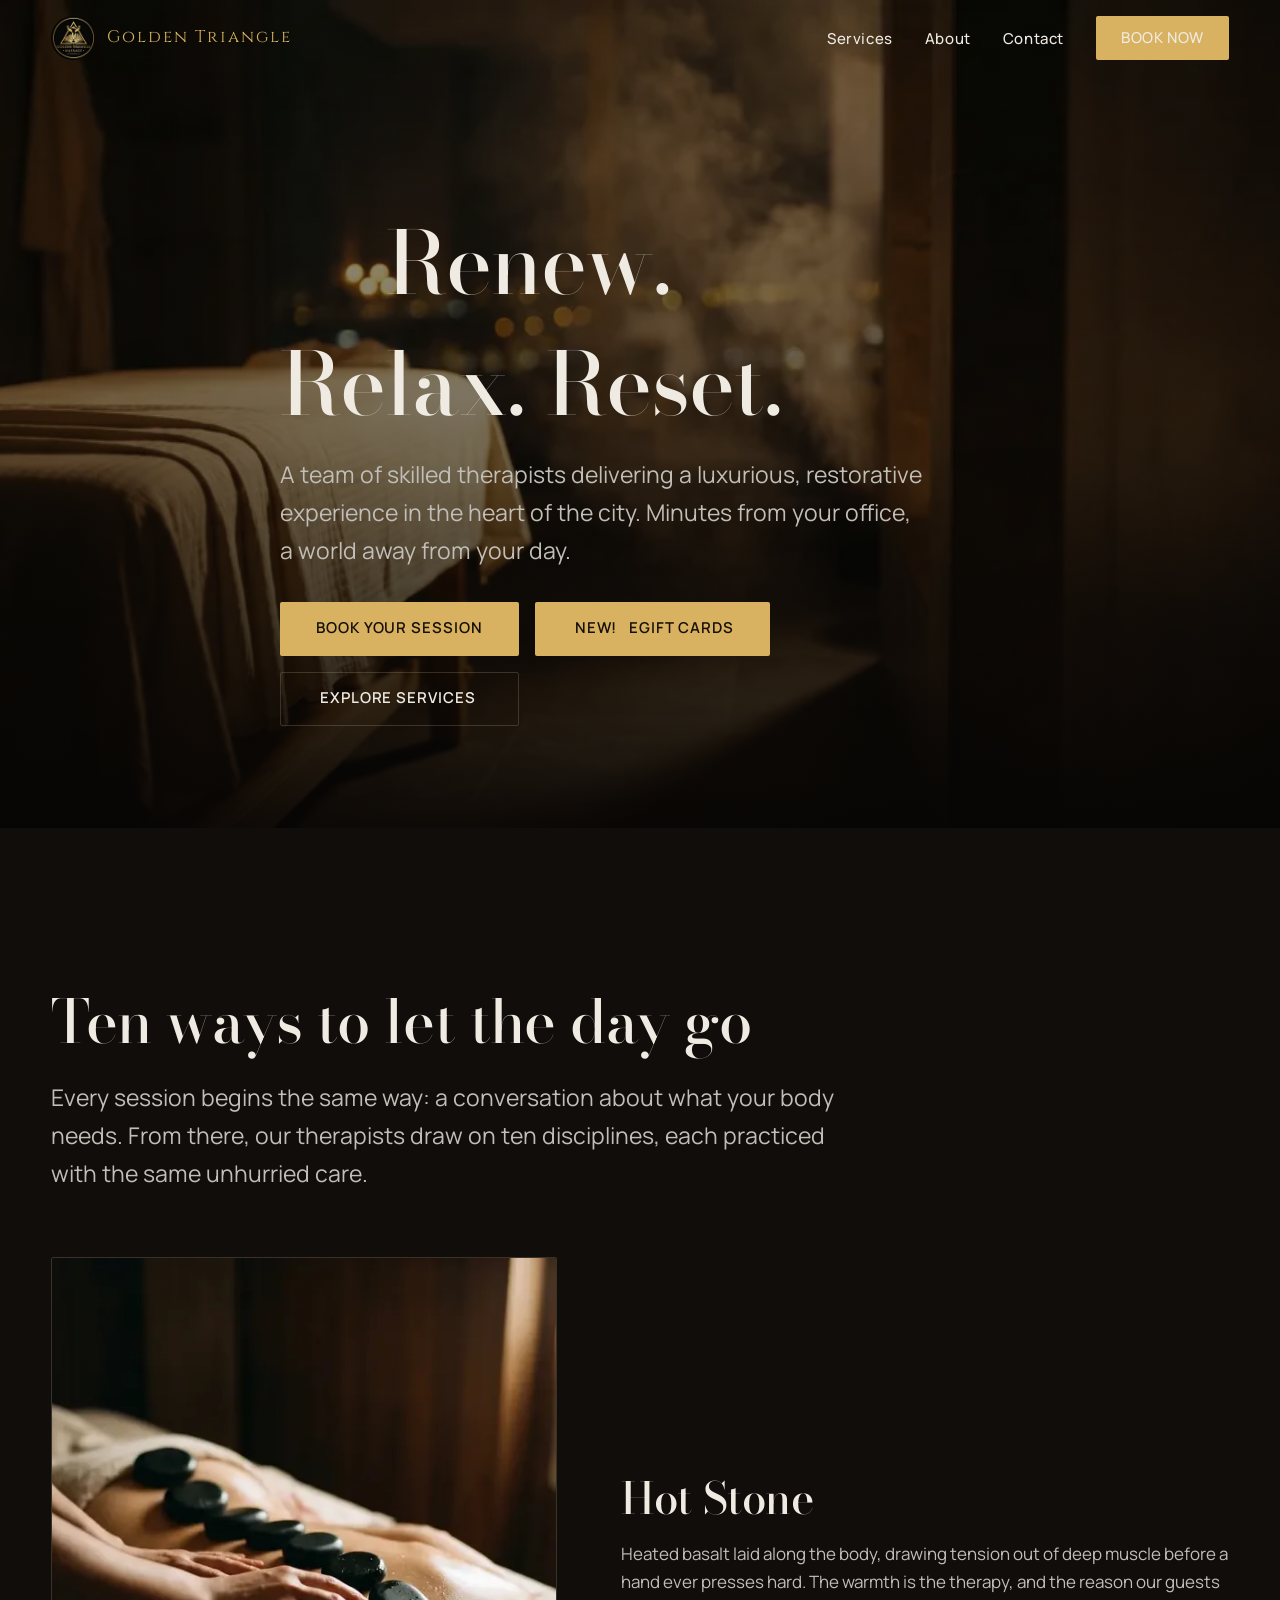
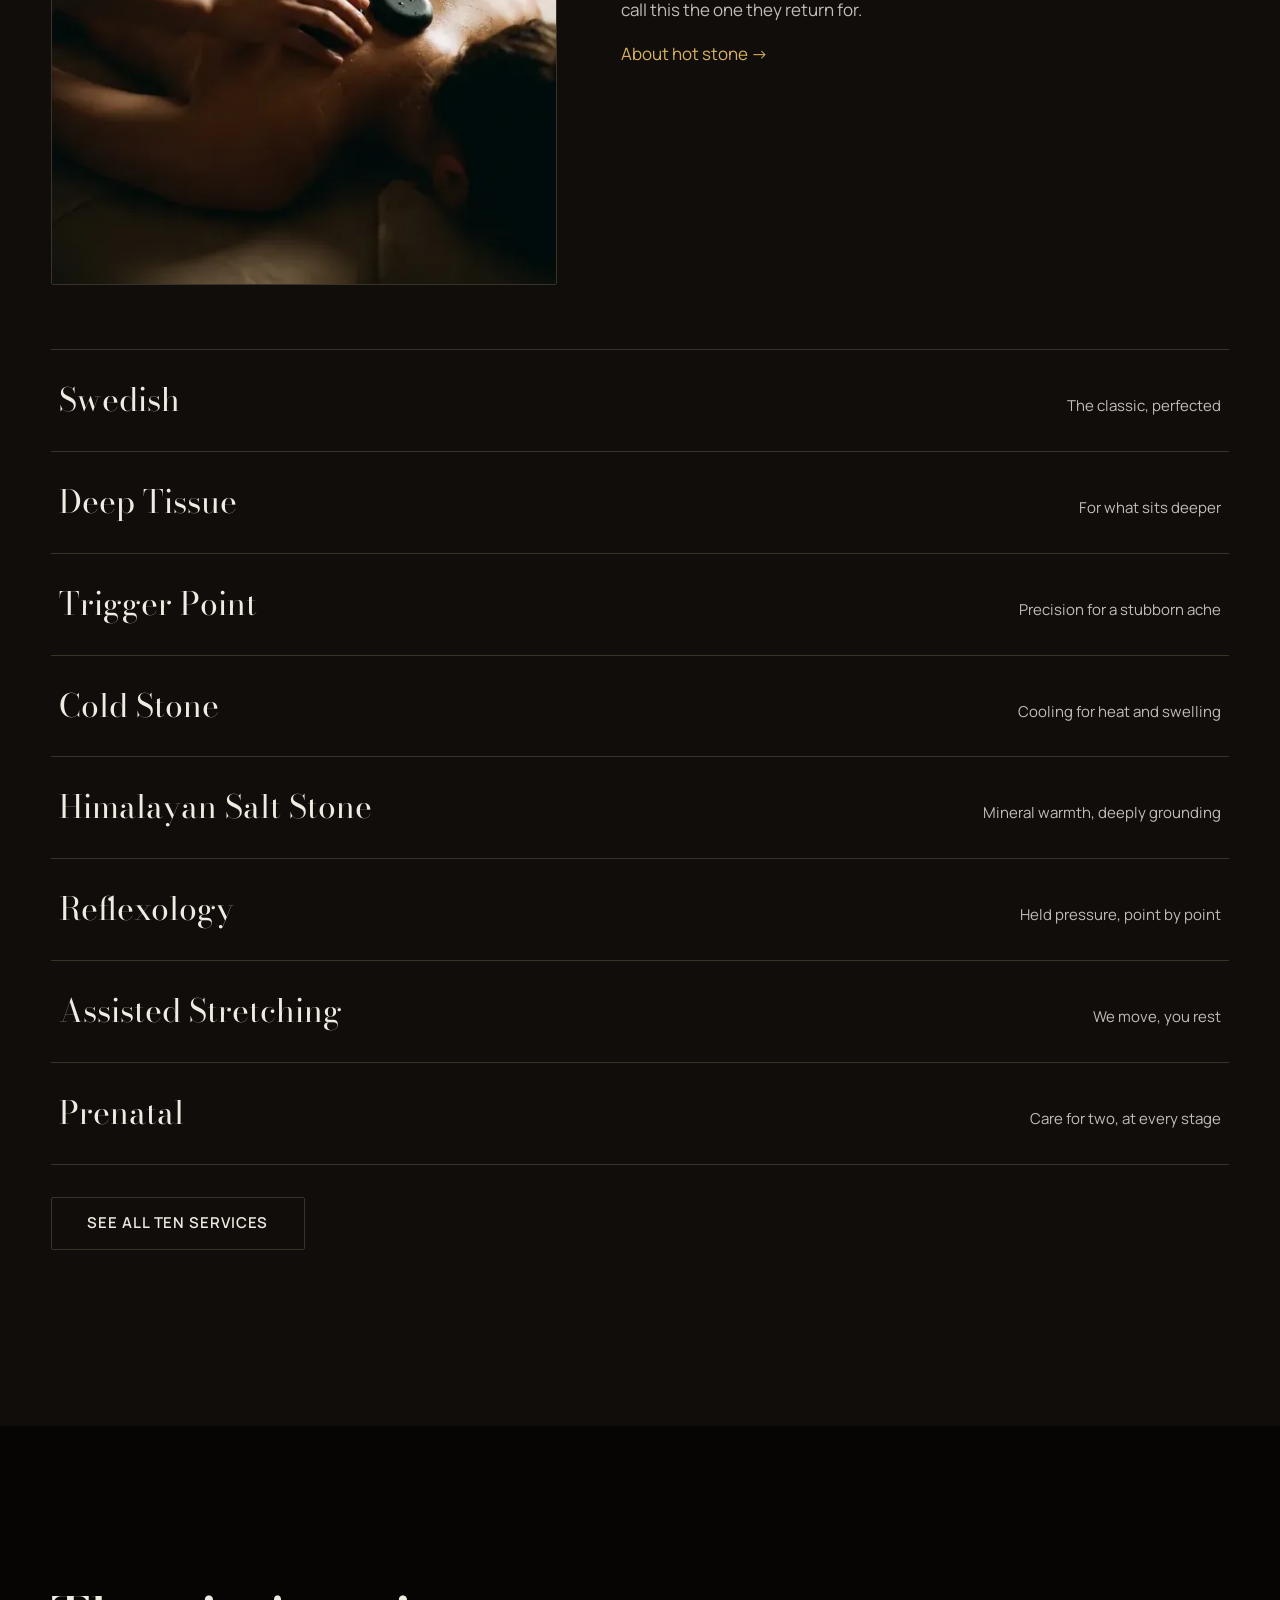
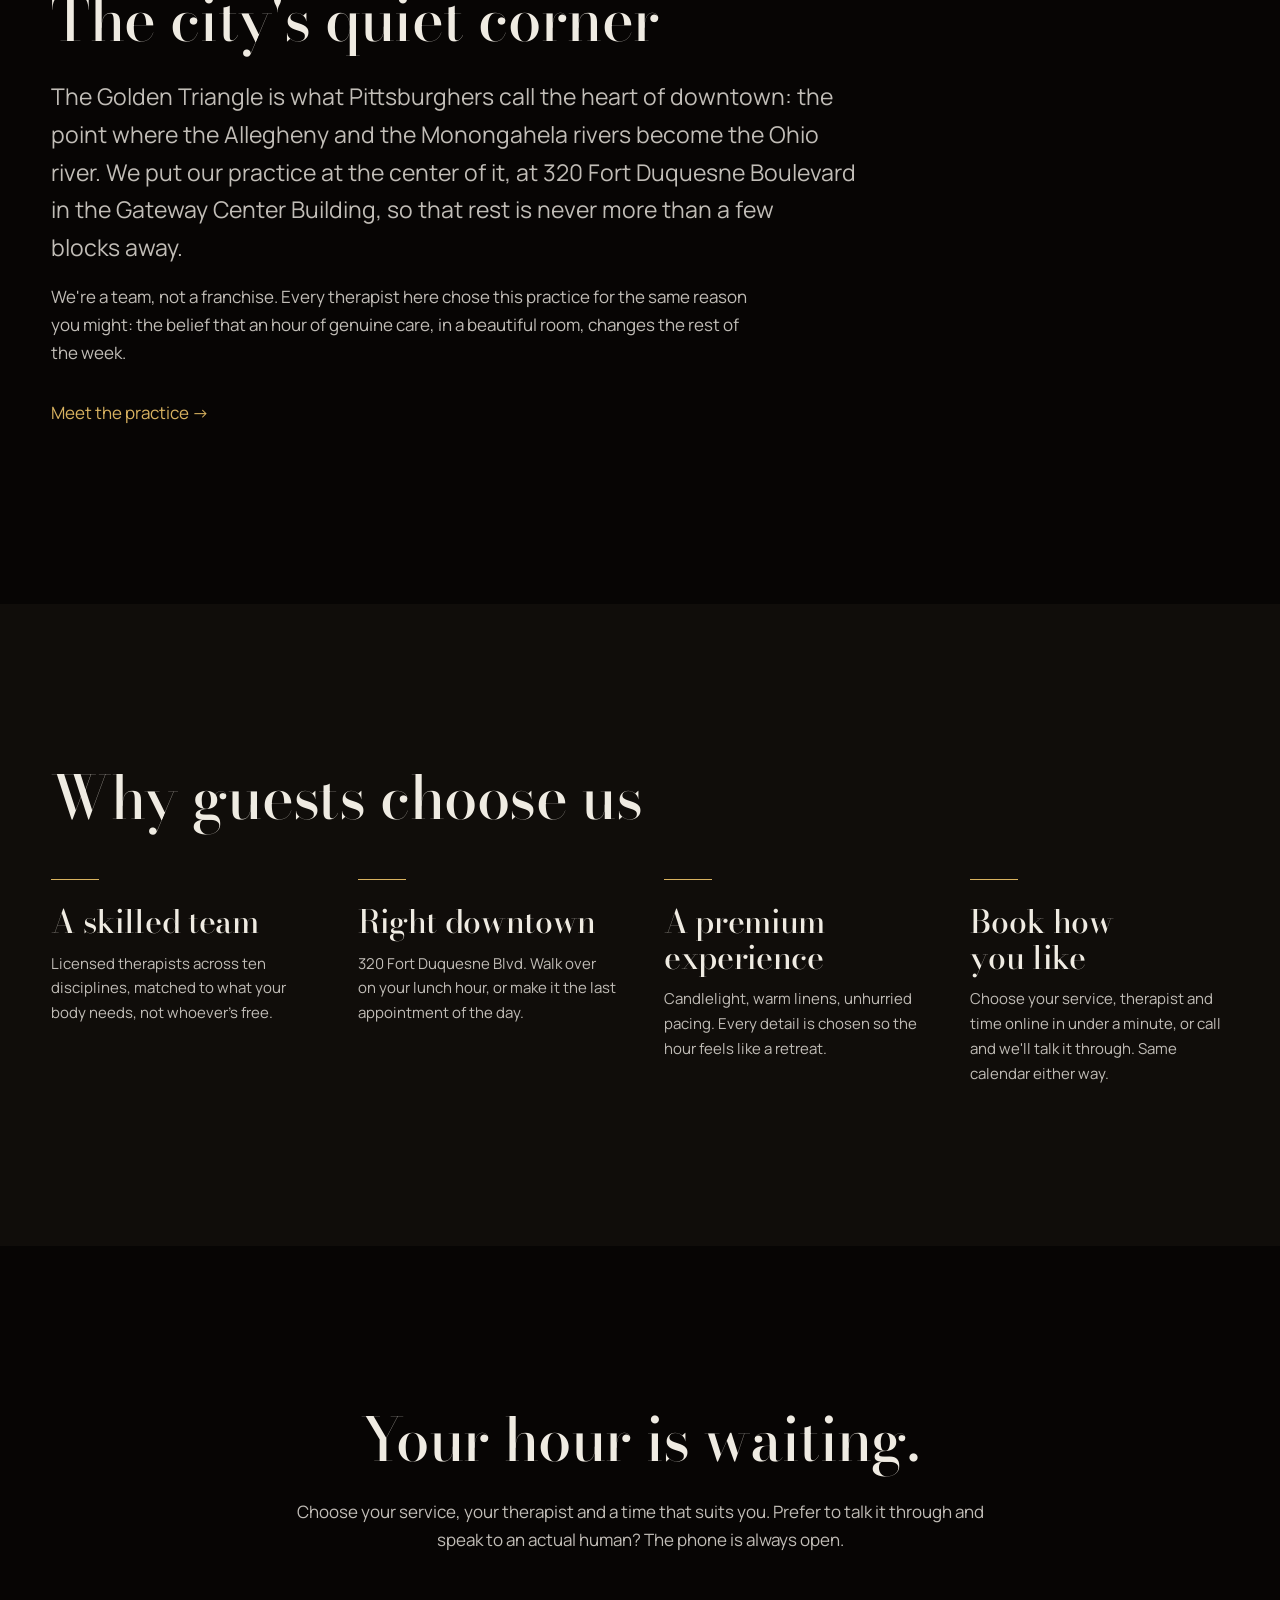
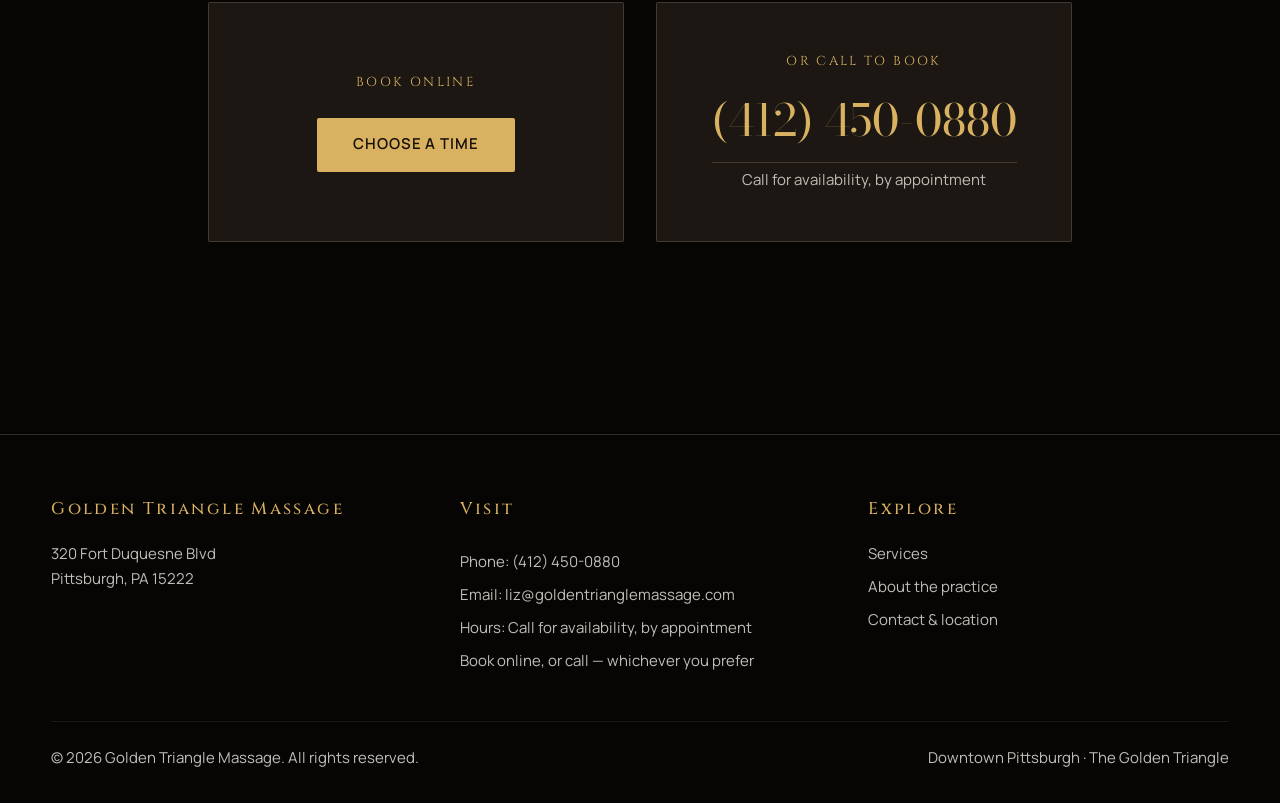
<file: index.html>
<!DOCTYPE html>
<html lang="en">
<head>
  <meta charset="UTF-8">
  <meta name="viewport" content="width=device-width, initial-scale=1">
  <title>Golden Triangle Massage — Downtown Pittsburgh's Premier Massage Destination</title>
  <meta name="description" content="A team of skilled therapists delivering a luxurious, restorative massage experience in the heart of downtown Pittsburgh's Golden Triangle. Book online, or call us.">
  <link rel="icon" href="assets/favicon.png" type="image/png">
  <link rel="preconnect" href="https://fonts.googleapis.com">
  <link rel="preconnect" href="https://fonts.gstatic.com" crossorigin>
  <link href="https://fonts.googleapis.com/css2?family=Bodoni+Moda:opsz,wght@6..96,400;6..96,500;6..96,600&family=Cinzel:wght@400;500&family=Manrope:wght@400;500;600&display=swap" rel="stylesheet">
  <link rel="stylesheet" href="css/styles.css">
  <link rel="preload" as="image" href="assets/hero.webp" imagesrcset="assets/hero-sm.webp 1280w, assets/hero.webp 2560w">
</head>
<body>
  <a class="skip-link" href="#main">Skip to content</a>

  <header class="nav">
    <div class="nav__inner">
      <a class="nav__brand" href="index.html" aria-label="Golden Triangle Massage — home">
        <img src="assets/logo-mark-96.png" alt="" width="44" height="44">
        <span>Golden Triangle</span>
      </a>
      <button class="nav__toggle" aria-expanded="false" aria-controls="site-nav">
        <span class="nav__toggle-label">Menu</span>
      </button>
      <ul class="nav__links" id="site-nav">
        <li><a href="services.html">Services</a></li>
        <li><a href="about.html">About</a></li>
        <li><a href="contact.html">Contact</a></li>
        <li><a class="btn btn--gold" href="#book">Book Now</a></li>
      </ul>
    </div>
  </header>

  <main id="main">

    <!-- Hero -->
    <section class="hero" aria-labelledby="hero-title">
      <div class="hero__media">
        <img src="assets/hero.webp"
             srcset="assets/hero-sm.webp 1280w, assets/hero.webp 2560w"
             sizes="100vw"
             alt="A candlelit massage room at dusk, ivory linens glowing gold against the dark, city lights faint through the window."
             fetchpriority="high">
      </div>
      <div class="hero__scrim" aria-hidden="true"></div>
      <div class="hero__content">
        <!--<p class="hero__kicker rise">Downtown Pittsburgh · The Golden Triangle</p>-->
        
        <!--<h1 class="rise" data-rise-delay="120" id="hero-title">   Renew.</h1>-->
        <h1 class="rise" data-rise-delay="120" id="hero-title">&nbsp;&nbsp;&nbsp;&nbsp;&nbsp;Renew.</h1>
        <h1 class="rise" data-rise-delay="120" id="hero-title">Relax. Reset.</h1>
        <p class="hero__sub rise" data-rise-delay="240">A team of skilled therapists delivering a luxurious, restorative experience in the heart of the city. Minutes from your office, a world away from your day.</p>
        <div class="hero__ctas rise" data-rise-delay="360">
          <a class="btn btn--gold" href="#book">Book Your Session</a>
          <a class="btn btn--gold" href="https://app.squareup.com/gift/40SXENWCADF0Q/order">&nbsp;NEW!&nbsp;&nbsp;&nbsp;eGift Cards</a>
          <a class="btn btn--ghost" href="services.html">&nbsp;Explore Services&nbsp;&nbsp;</a>
          
        </div>
      </div>
    </section>

    <!-- Services overview -->
    <section class="section" aria-labelledby="services-title">
      <div class="container">
        <h2 class="section__title rise" id="services-title">Ten ways to let the day go</h2>
        <p class="section__lede rise">Every session begins the same way: a conversation about what your body needs. From there, our therapists draw on ten disciplines, each practiced with the same unhurried care.</p>

        <div class="stack-16 mt-16">
          <article class="svc-feature rise">
            <div class="svc-feature__media">
              <img src="assets/svc-hot-stone.webp"
                   srcset="assets/svc-hot-stone-sm.webp 600w, assets/svc-hot-stone.webp 1200w"
                   sizes="(min-width: 900px) 40vw, 92vw"
                   alt="Warm basalt stones resting along a client's back, candlelight catching the oil's sheen."
                   loading="lazy" width="1200" height="1490">
            </div>
            <div>
              <h3>Hot Stone</h3>
              <p>Heated basalt laid along the body, drawing tension out of deep muscle before a hand ever presses hard. The warmth is the therapy, and the reason our guests call this the one they return for.</p>
              <a href="services.html#stone">About hot stone →</a>
            </div>
          </article>

          <!--
          <article class="svc-feature rise">
            <div class="svc-feature__media">
              <img src="assets/svc-cupping.webp"
                   srcset="assets/svc-cupping-sm.webp 600w, assets/svc-cupping.webp 1200w"
                   sizes="(min-width: 900px) 40vw, 92vw"
                   alt="Glass cupping vessels along the upper back, each catching a ring of golden candlelight."
                   loading="lazy" width="1200" height="1490">
            </div>
            <div>
              <h3>Cupping Therapy</h3>
              <p>An ancient practice, precisely applied. Gentle suction lifts fascia, moves blood into tired tissue, and releases the knots that pressure alone can't reach.</p>
              <a href="services.html#cupping">About cupping →</a>
            </div>
          </article>
        </div>
          -->

        <div class="mt-16 rise">
          <ul class="svc-list">
            <li><a href="services.html#swedish"><span class="svc-list__name">Swedish</span><span class="svc-list__hint">The classic, perfected</span></a></li>
            <li><a href="services.html#deep-tissue"><span class="svc-list__name">Deep Tissue</span><span class="svc-list__hint">For what sits deeper</span></a></li>
            <li><a href="services.html#trigger-point"><span class="svc-list__name">Trigger Point</span><span class="svc-list__hint">Precision for a stubborn ache</span></a></li>
            <li><a href="services.html#cold-stone"><span class="svc-list__name">Cold Stone</span><span class="svc-list__hint">Cooling for heat and swelling</span></a></li>
            <li><a href="services.html#himalayan-salt"><span class="svc-list__name">Himalayan Salt Stone</span><span class="svc-list__hint">Mineral warmth, deeply grounding</span></a></li>
            <li><a href="services.html#reflexology"><span class="svc-list__name">Reflexology</span><span class="svc-list__hint">Held pressure, point by point</span></a></li>
            <li><a href="services.html#assisted-stretching"><span class="svc-list__name">Assisted Stretching</span><span class="svc-list__hint">We move, you rest</span></a></li>
            <li><a href="services.html#prenatal"><span class="svc-list__name">Prenatal</span><span class="svc-list__hint">Care for two, at every stage</span></a></li>
          </ul>
          <p class="mt-8"><a class="btn btn--ghost" href="services.html">See all ten services</a></p>
        </div>
      </div>
    </section>

    <!-- About -->
    <section class="section section--deep" aria-labelledby="about-title">
      <div class="container">
        <h2 class="section__title rise" id="about-title">The city's quiet corner</h2>
        <p class="section__lede rise">The Golden Triangle is what Pittsburghers call the heart of downtown: the point where the Allegheny and the Monongahela rivers become the Ohio river. We put our practice at the center of it, at 320 Fort Duquesne Boulevard in the Gateway Center Building, so that rest is never more than a few blocks away.</p>
        <p class="text-dim rise">We're a team, not a franchise. Every therapist here chose this practice for the same reason you might: the belief that an hour of genuine care, in a beautiful room, changes the rest of the week.</p>
        <p class="mt-8 rise"><a href="about.html">Meet the practice →</a></p>
      </div>
    </section>

    <!-- Why Golden Triangle -->
    <section class="section" aria-labelledby="why-title">
      <div class="container">
        <h2 class="section__title rise" id="why-title">Why guests choose us</h2>
        <div class="why-grid mt-12">
          <div class="rise">
            <div class="why__rule" aria-hidden="true"></div>
            <h3>A skilled team</h3>
            <p>Licensed therapists across ten disciplines, matched to what your body needs, not whoever's free.</p>
          </div>
          <div class="rise" data-rise-delay="100">
            <div class="why__rule" aria-hidden="true"></div>
            <h3>Right downtown</h3>
            <p>320 Fort Duquesne Blvd. Walk over on your lunch hour, or make it the last appointment of the day.</p>
          </div>
          <div class="rise" data-rise-delay="200">
            <div class="why__rule" aria-hidden="true"></div>
            <h3>A premium experience</h3>
            <p>Candlelight, warm linens, unhurried pacing. Every detail is chosen so the hour feels like a retreat.</p>
          </div>
          <div class="rise" data-rise-delay="300">
            <div class="why__rule" aria-hidden="true"></div>
            <h3>Book how you like</h3>
            <p>Choose your service, therapist and time online in under a minute, or call and we'll talk it through. Same calendar either way.</p>
          </div>
        </div>
      </div>
    </section>

    <!-- Booking CTA band -->
    <section class="section section--deep cta-band" id="book" aria-labelledby="book-title">
      <div class="container">
        <h2 class="rise" id="book-title">Your hour is waiting.</h2>
        <p class="rise">Choose your service, your therapist and a time that suits you. Prefer to talk it through and speak to an actual human? The phone is always open.</p>

        <div class="book-options rise">
          <div class="book-panel">
            <p class="book-panel__label">Book online</p>
            <p class="book-panel__action"><a class="btn btn--gold" href="https://book.squareup.com/appointments/7wkaf66nn5cage/location/LXZYDMAX96EXE" target="_blank" rel="noopener">Choose a time</a></p>
          </div>
          <div class="book-panel">
            <p class="book-panel__label">Or call to book</p>
            <p class="book-panel__number"><a href="tel:+14124500880">(412) 450-0880</p>
            <!--
            <p class="book-panel__number"><a href="tel:+14124500880">(412) 450-0880</a></p>
            -->
            <p class="book-panel__note">Call for availability, by appointment</p>
          </div>
        </div>
      </div>
    </section>
  </main>

  <footer class="footer">
    <div class="container">
      <div class="footer__grid">
        <div>
          <h2>Golden Triangle Massage</h2>
          <address>
            320 Fort Duquesne Blvd<br>
            Pittsburgh, PA 15222
          </address>
        </div>
        <div>
          <h2>Visit</h2>
          <ul>
            <li>Phone: <a href="tel:+14124500880">(412) 450-0880</a></li>
            <li>Email: <a href="mailto:liz@goldentrianglemassage.com">liz@goldentrianglemassage.com</a></li>
            <li>Hours: Call for availability, by appointment</li>
            <li>Book online, or call &mdash; whichever you prefer</li>
          </ul>
        </div>
        <div>
          <h2>Explore</h2>
          <ul>
            <li><a href="services.html">Services</a></li>
            <li><a href="about.html">About the practice</a></li>
            <li><a href="contact.html">Contact &amp; location</a></li>
          </ul>
        </div>
      </div>
      <div class="footer__legal">
        <span>© 2026 Golden Triangle Massage. All rights reserved.</span>
        <span>Downtown Pittsburgh · The Golden Triangle</span>
      </div>
    </div>
  </footer>

  <script src="js/main.js"></script>
</body>
</html>
</file>
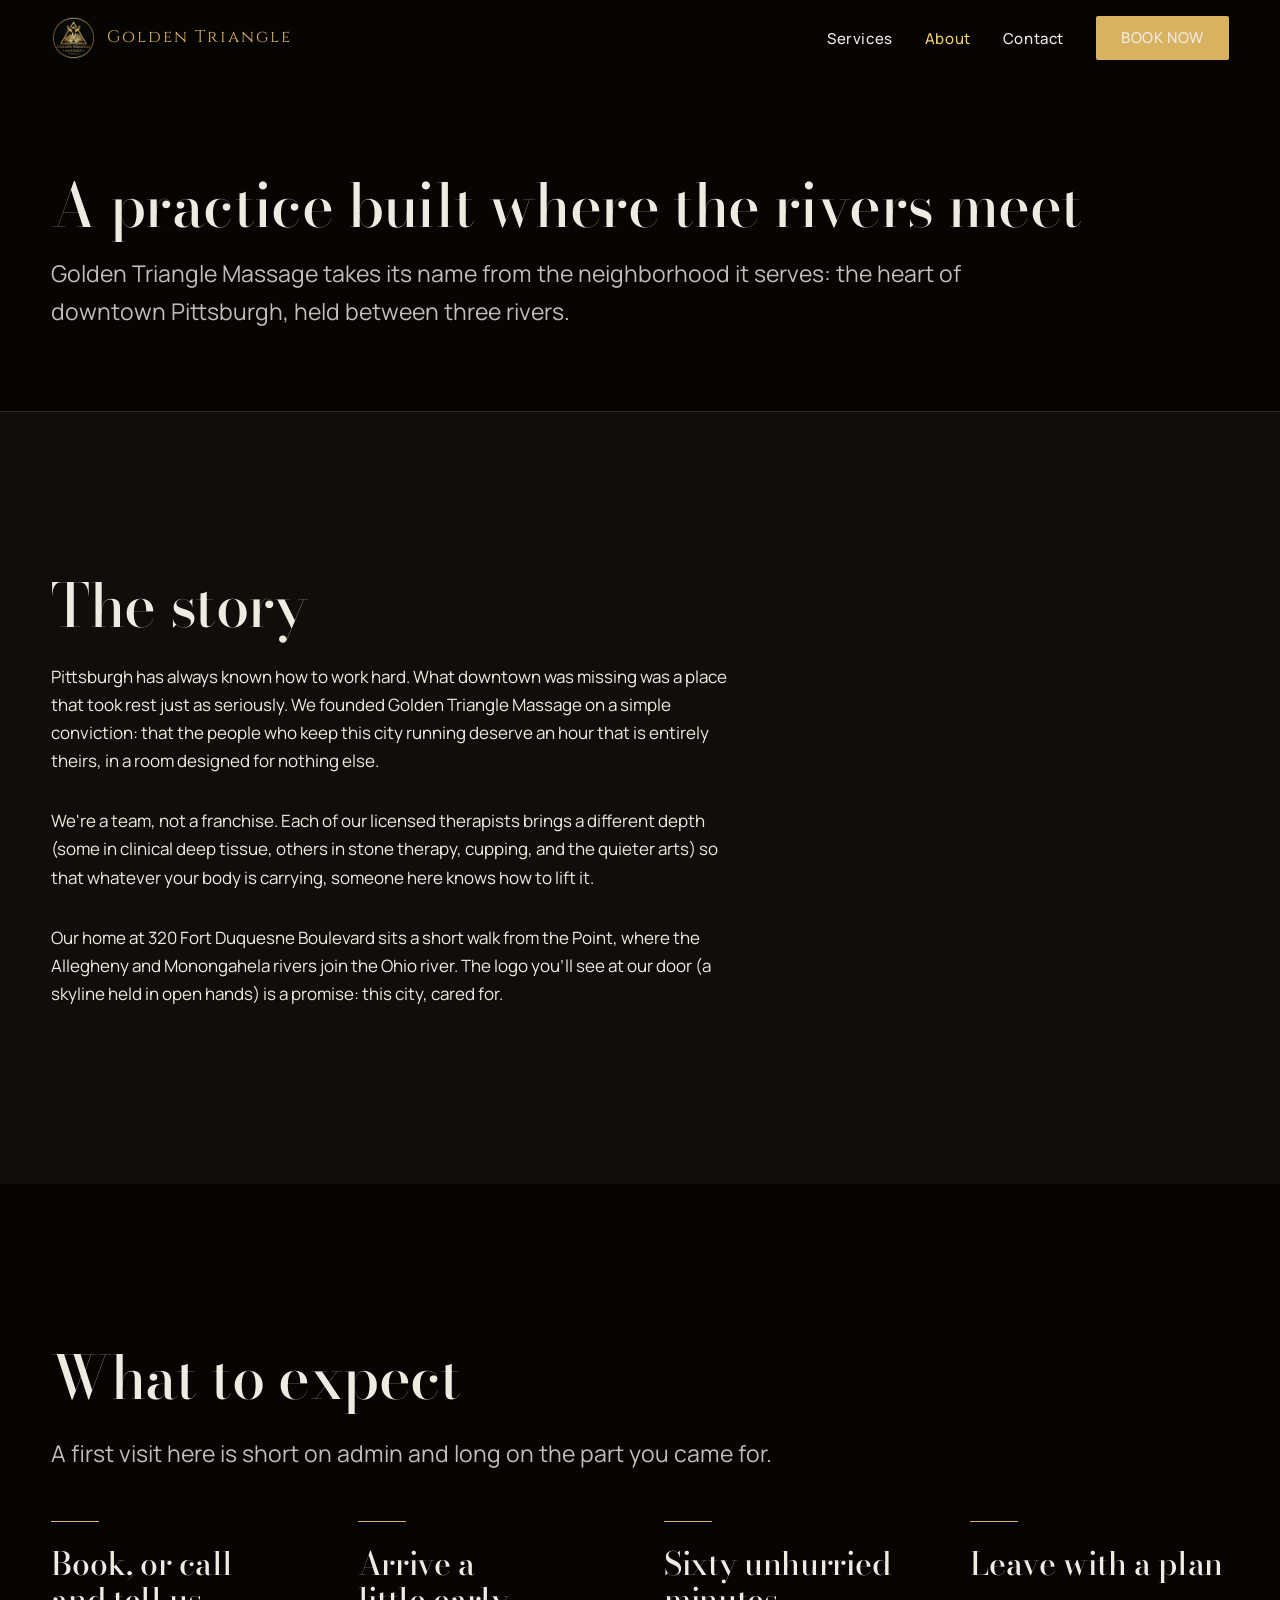
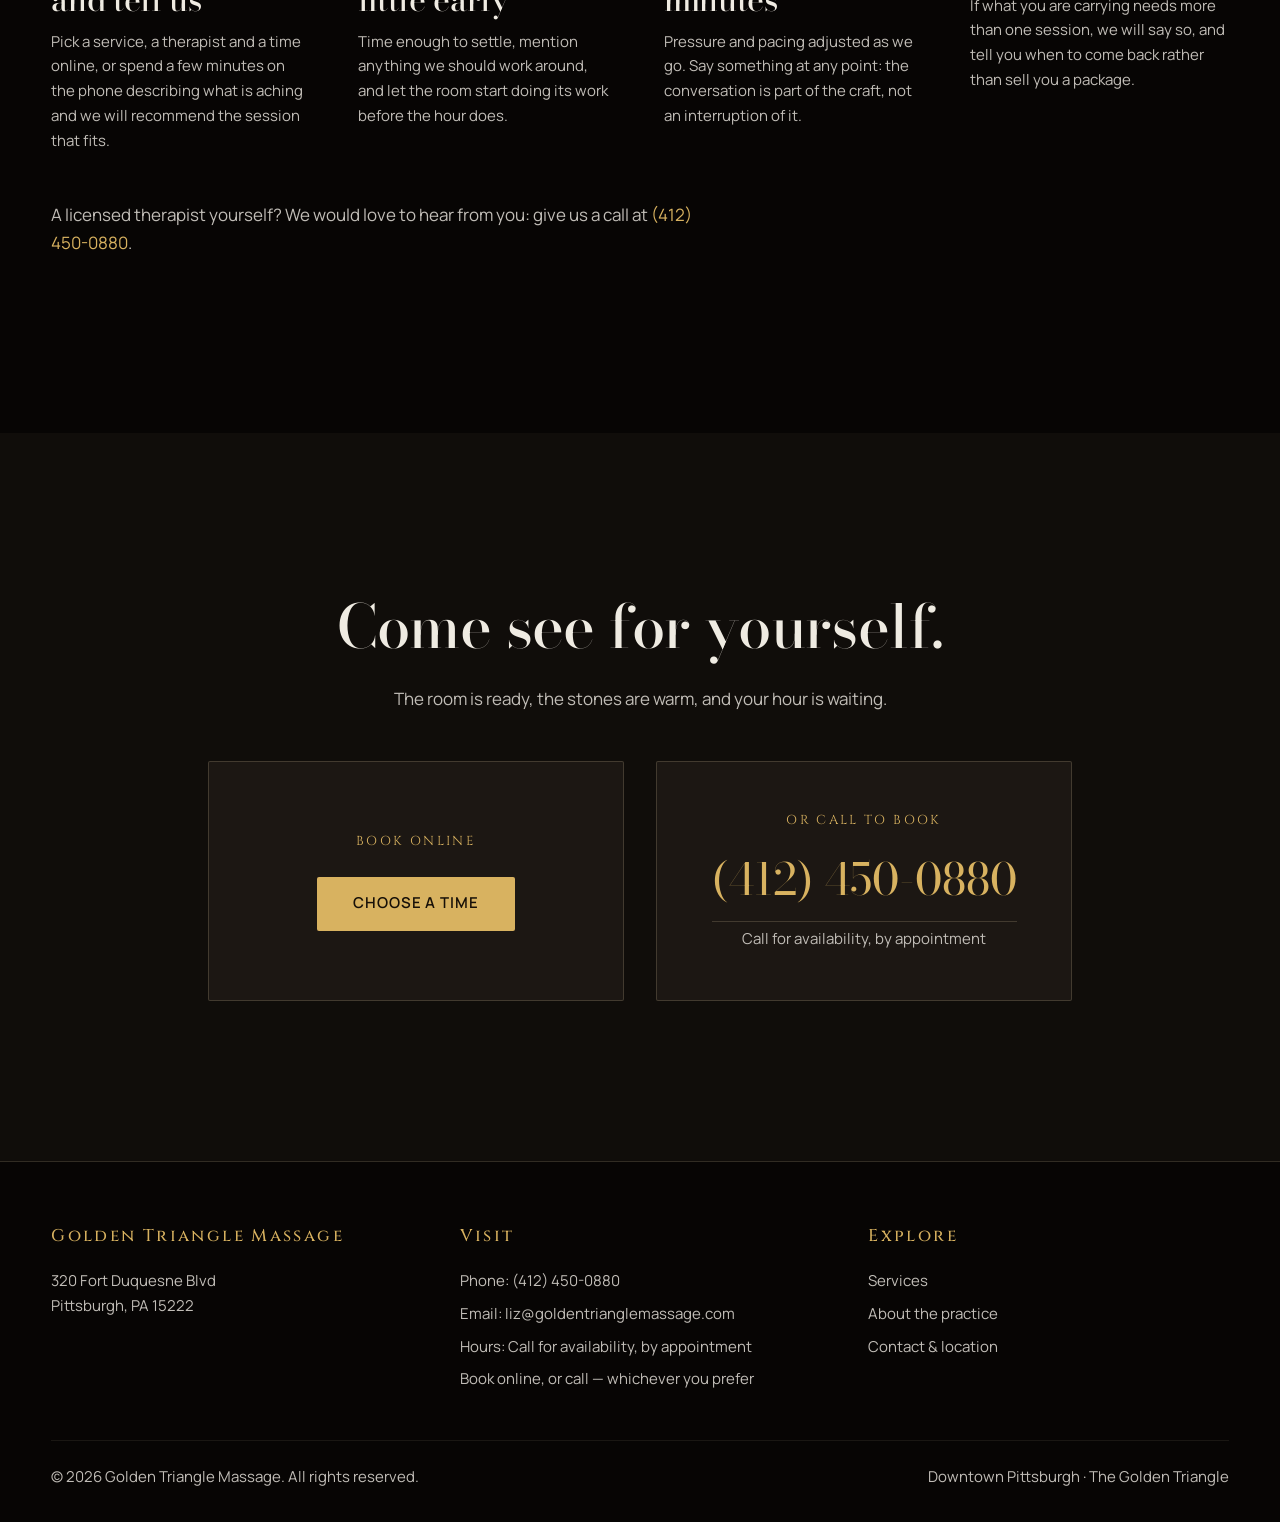
<file: about.html>
<!DOCTYPE html>
<html lang="en">
<head>
  <meta charset="UTF-8">
  <meta name="viewport" content="width=device-width, initial-scale=1">
  <title>About — Golden Triangle Massage, Downtown Pittsburgh</title>
  <meta name="description" content="The story of Golden Triangle Massage: a premium massage practice in the heart of downtown Pittsburgh.">
  <link rel="icon" href="assets/favicon.png" type="image/png">
  <link rel="preconnect" href="https://fonts.googleapis.com">
  <link rel="preconnect" href="https://fonts.gstatic.com" crossorigin>
  <link href="https://fonts.googleapis.com/css2?family=Bodoni+Moda:opsz,wght@6..96,400;6..96,500;6..96,600&family=Cinzel:wght@400;500&family=Manrope:wght@400;500;600&display=swap" rel="stylesheet">
  <link rel="stylesheet" href="css/styles.css">
</head>
<body>
  <a class="skip-link" href="#main">Skip to content</a>

  <header class="nav is-solid">
    <div class="nav__inner">
      <a class="nav__brand" href="index.html" aria-label="Golden Triangle Massage — home">
        <img src="assets/logo-mark-96.png" alt="" width="44" height="44">
        <span>Golden Triangle</span>
      </a>
      <button class="nav__toggle" aria-expanded="false" aria-controls="site-nav">
        <span class="nav__toggle-label">Menu</span>
      </button>
      <ul class="nav__links" id="site-nav">
        <li><a href="services.html">Services</a></li>
        <li><a href="about.html" aria-current="page">About</a></li>
        <li><a href="contact.html">Contact</a></li>
        <li><a class="btn btn--gold" href="index.html#book">Book Now</a></li>
      </ul>
    </div>
  </header>

  <main id="main">
    <div class="page-hero">
      <div class="container">
        <h1 class="rise">A practice built where the rivers meet</h1>
        <p class="rise">Golden Triangle Massage takes its name from the neighborhood it serves: the heart of downtown Pittsburgh, held between three rivers.</p>
      </div>
    </div>

    <section class="section" aria-labelledby="story-title">
      <div class="container">
        <h2 class="section__title rise" id="story-title">The story</h2>
        <div class="stack-8">
          <p class="rise">Pittsburgh has always known how to work hard. What downtown was missing was a place that took rest just as seriously. We founded Golden Triangle Massage on a simple conviction: that the people who keep this city running deserve an hour that is entirely theirs, in a room designed for nothing else.</p>
          <p class="rise">We're a team, not a franchise. Each of our licensed therapists brings a different depth (some in clinical deep tissue, others in stone therapy, cupping, and the quieter arts) so that whatever your body is carrying, someone here knows how to lift it.</p>
          <p class="rise">Our home at 320 Fort Duquesne Boulevard sits a short walk from the Point, where the Allegheny and Monongahela rivers join the Ohio river. The logo you'll see at our door (a skyline held in open hands) is a promise: this city, cared for.</p>
        </div>
      </div>
    </section>

    <section class="section section--deep" aria-labelledby="expect-title">
      <div class="container">
        <h2 class="section__title rise" id="expect-title">What to expect</h2>
        <p class="section__lede rise">A first visit here is short on admin and long on the part you came for.</p>
        <div class="why-grid mt-12">
          <div class="rise">
            <div class="why__rule" aria-hidden="true"></div>
            <h3>Book, or call and tell us</h3>
            <p>Pick a service, a therapist and a time online, or spend a few minutes on the phone describing what is aching and we will recommend the session that fits.</p>
          </div>
          <div class="rise" data-rise-delay="100">
            <div class="why__rule" aria-hidden="true"></div>
            <h3>Arrive a little early</h3>
            <p>Time enough to settle, mention anything we should work around, and let the room start doing its work before the hour does.</p>
          </div>
          <div class="rise" data-rise-delay="200">
            <div class="why__rule" aria-hidden="true"></div>
            <h3>Sixty unhurried minutes</h3>
            <p>Pressure and pacing adjusted as we go. Say something at any point: the conversation is part of the craft, not an interruption of it.</p>
          </div>
          <div class="rise" data-rise-delay="300">
            <div class="why__rule" aria-hidden="true"></div>
            <h3>Leave with a plan</h3>
            <p>If what you are carrying needs more than one session, we will say so, and tell you when to come back rather than sell you a package.</p>
          </div>
        </div>
        <p class="text-dim mt-12 rise">A licensed therapist yourself? We would love to hear from you: give us a call at <a href="tel:+14124500880">(412) 450-0880</a>.</p>
      </div>
    </section>

    <section class="section cta-band" aria-labelledby="book-title">
      <div class="container">
        <h2 class="rise" id="book-title">Come see for yourself.</h2>
        <p class="rise">The room is ready, the stones are warm, and your hour is waiting.</p>
        <div class="book-options rise">
          <div class="book-panel">
            <p class="book-panel__label">Book online</p>
            <p class="book-panel__action"><a class="btn btn--gold" href="https://book.squareup.com/appointments/7wkaf66nn5cage/location/LXZYDMAX96EXE" target="_blank" rel="noopener">Choose a time</a></p>
          </div>
          <div class="book-panel">
            <p class="book-panel__label">Or call to book</p>
            <p class="book-panel__number"><a href="tel:+14124500880">(412) 450-0880</a></p>
            <p class="book-panel__note">Call for availability, by appointment</p>
          </div>
        </div>
      </div>
    </section>
  </main>

  <footer class="footer">
    <div class="container">
      <div class="footer__grid">
        <div>
          <h2>Golden Triangle Massage</h2>
          <address>
            320 Fort Duquesne Blvd<br>
            Pittsburgh, PA 15222
          </address>
        </div>
        <div>
          <h2>Visit</h2>
          <ul>
            <li>Phone: <a href="tel:+14124500880">(412) 450-0880</a></li>
            <li>Email: <a href="mailto:liz@goldentrianglemassage.com">liz@goldentrianglemassage.com</a></li>
            <li>Hours: Call for availability, by appointment</li>
            <li>Book online, or call &mdash; whichever you prefer</li>
          </ul>
        </div>
        <div>
          <h2>Explore</h2>
          <ul>
            <li><a href="services.html">Services</a></li>
            <li><a href="about.html">About the practice</a></li>
            <li><a href="contact.html">Contact &amp; location</a></li>
          </ul>
        </div>
      </div>
      <div class="footer__legal">
        <span>© 2026 Golden Triangle Massage. All rights reserved.</span>
        <span>Downtown Pittsburgh · The Golden Triangle</span>
      </div>
    </div>
  </footer>

  <script src="js/main.js"></script>
</body>
</html>
</file>
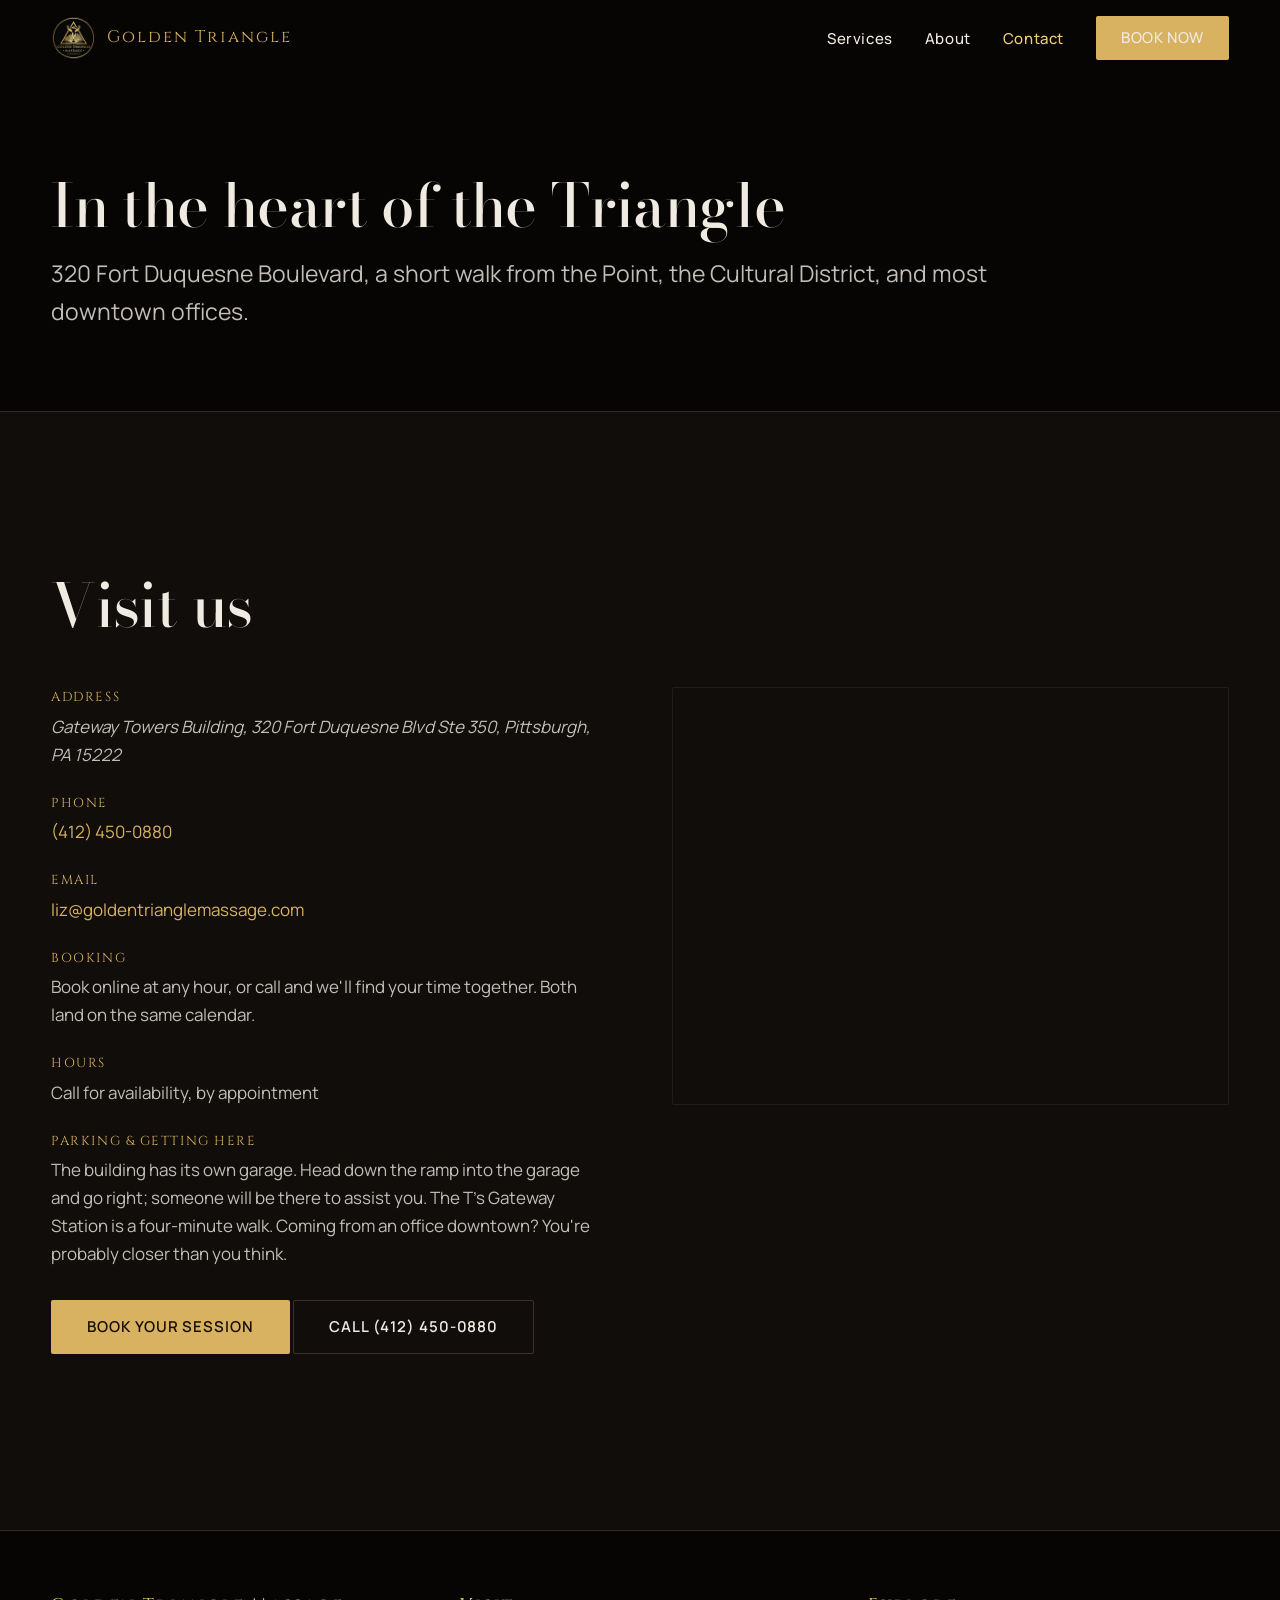
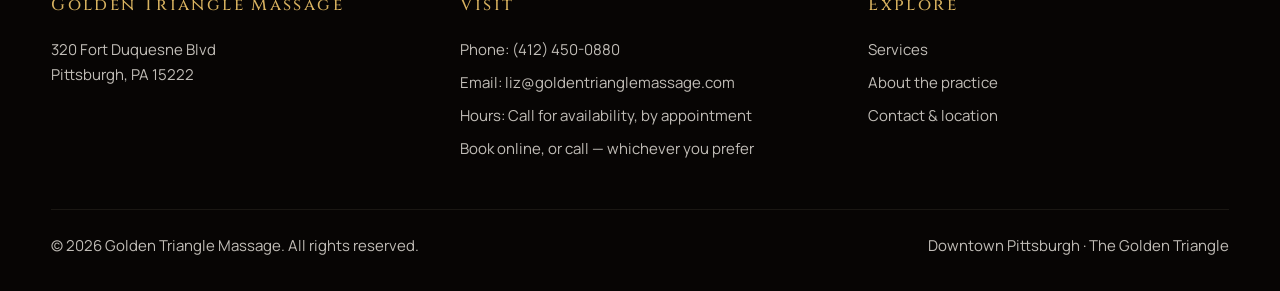
<file: contact.html>
<!DOCTYPE html>
<html lang="en">
<head>
  <meta charset="UTF-8">
  <meta name="viewport" content="width=device-width, initial-scale=1">
  <title>Contact &amp; Location — Golden Triangle Massage, Downtown Pittsburgh</title>
  <meta name="description" content="Find Golden Triangle Massage at 320 Fort Duquesne Blvd in downtown Pittsburgh. Hours, parking, and contact information.">
  <link rel="icon" href="assets/favicon.png" type="image/png">
  <link rel="preconnect" href="https://fonts.googleapis.com">
  <link rel="preconnect" href="https://fonts.gstatic.com" crossorigin>
  <link href="https://fonts.googleapis.com/css2?family=Bodoni+Moda:opsz,wght@6..96,400;6..96,500;6..96,600&family=Cinzel:wght@400;500&family=Manrope:wght@400;500;600&display=swap" rel="stylesheet">
  <link rel="stylesheet" href="css/styles.css">
</head>
<body>
  <a class="skip-link" href="#main">Skip to content</a>

  <header class="nav is-solid">
    <div class="nav__inner">
      <a class="nav__brand" href="index.html" aria-label="Golden Triangle Massage — home">
        <img src="assets/logo-mark-96.png" alt="" width="44" height="44">
        <span>Golden Triangle</span>
      </a>
      <button class="nav__toggle" aria-expanded="false" aria-controls="site-nav">
        <span class="nav__toggle-label">Menu</span>
      </button>
      <ul class="nav__links" id="site-nav">
        <li><a href="services.html">Services</a></li>
        <li><a href="about.html">About</a></li>
        <li><a href="contact.html" aria-current="page">Contact</a></li>
        <li><a class="btn btn--gold" href="index.html#book">Book Now</a></li>
      </ul>
    </div>
  </header>

  <main id="main">
    <div class="page-hero">
      <div class="container">
        <h1 class="rise">In the heart of the Triangle</h1>
        <p class="rise">320 Fort Duquesne Boulevard, a short walk from the Point, the Cultural District, and most downtown offices.</p>
      </div>
    </div>

    <section class="section" aria-labelledby="visit-title">
      <div class="container">
        <h2 class="section__title rise" id="visit-title">Visit us</h2>
        <div class="contact-grid mt-12">
          <div class="rise">
            <dl>
              <div>
                <dt>Address</dt>
                <dd>
                  <address>Gateway Towers Building, 320 Fort Duquesne Blvd Ste 350, Pittsburgh, PA 15222</address>
                </dd>
              </div>
              <div>
                <dt>Phone</dt>
                <dd><a href="tel:+14124500880">(412) 450-0880</a></dd>
              </div>
              <div>
                <dt>Email</dt>
                <dd><a href="mailto:liz@goldentrianglemassage.com">liz@goldentrianglemassage.com</a></dd>
              </div>
              <div>
                <dt>Booking</dt>
                <dd>Book online at any hour, or call and we'll find your time together. Both land on the same calendar.</dd>
              </div>
              <div>
                <dt>Hours</dt>
                <dd>Call for availability, by appointment</dd>
              </div>
              <div>
                <dt>Parking &amp; getting here</dt>
                <dd>The building has its own garage. Head down the ramp into the garage and go right; someone will be there to assist you. The T's Gateway Station is a four-minute walk. Coming from an office downtown? You're probably closer than you think.</dd>
              </div>
            </dl>
            <p class="mt-8"><a class="btn btn--gold" href="https://book.squareup.com/appointments/7wkaf66nn5cage/location/LXZYDMAX96EXE" target="_blank" rel="noopener">Book Your Session</a> <a class="btn btn--ghost" href="tel:+14124500880">Call (412) 450-0880</a></p>
          </div>
          <div class="rise" data-rise-delay="120">
            <iframe class="map-frame"
                    title="Map showing Golden Triangle Massage at 320 Fort Duquesne Blvd, Pittsburgh"
                    src="https://www.google.com/maps?q=320+Fort+Duquesne+Blvd,+Pittsburgh,+PA+15222&output=embed"
                    loading="lazy"
                    referrerpolicy="no-referrer-when-downgrade"></iframe>
          </div>
        </div>
      </div>
    </section>
  </main>

  <footer class="footer">
    <div class="container">
      <div class="footer__grid">
        <div>
          <h2>Golden Triangle Massage</h2>
          <address>
            320 Fort Duquesne Blvd<br>
            Pittsburgh, PA 15222
          </address>
        </div>
        <div>
          <h2>Visit</h2>
          <ul>
            <li>Phone: <a href="tel:+14124500880">(412) 450-0880</a></li>
            <li>Email: <a href="mailto:liz@goldentrianglemassage.com">liz@goldentrianglemassage.com</a></li>
            <li>Hours: Call for availability, by appointment</li>
            <li>Book online, or call &mdash; whichever you prefer</li>
          </ul>
        </div>
        <div>
          <h2>Explore</h2>
          <ul>
            <li><a href="services.html">Services</a></li>
            <li><a href="about.html">About the practice</a></li>
            <li><a href="contact.html">Contact &amp; location</a></li>
          </ul>
        </div>
      </div>
      <div class="footer__legal">
        <span>© 2026 Golden Triangle Massage. All rights reserved.</span>
        <span>Downtown Pittsburgh · The Golden Triangle</span>
      </div>
    </div>
  </footer>

  <script src="js/main.js"></script>
</body>
</html>
</file>
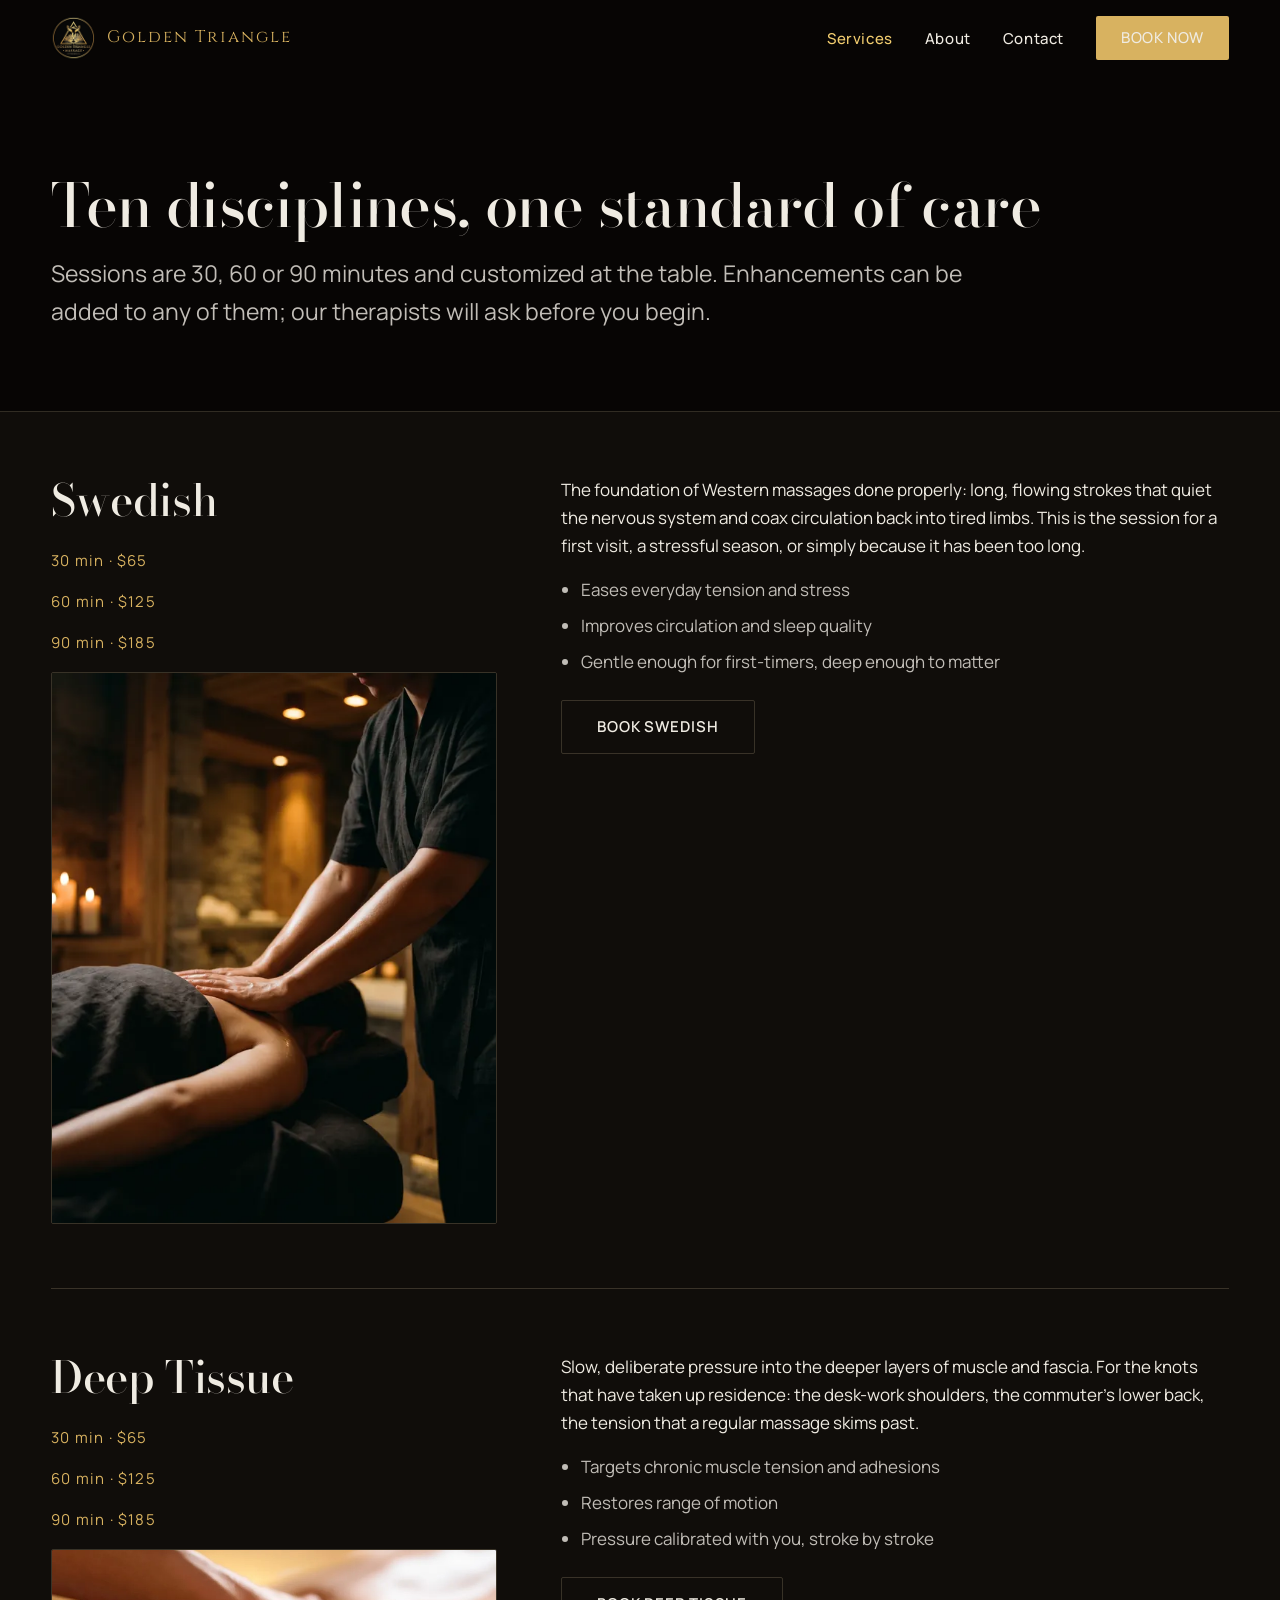
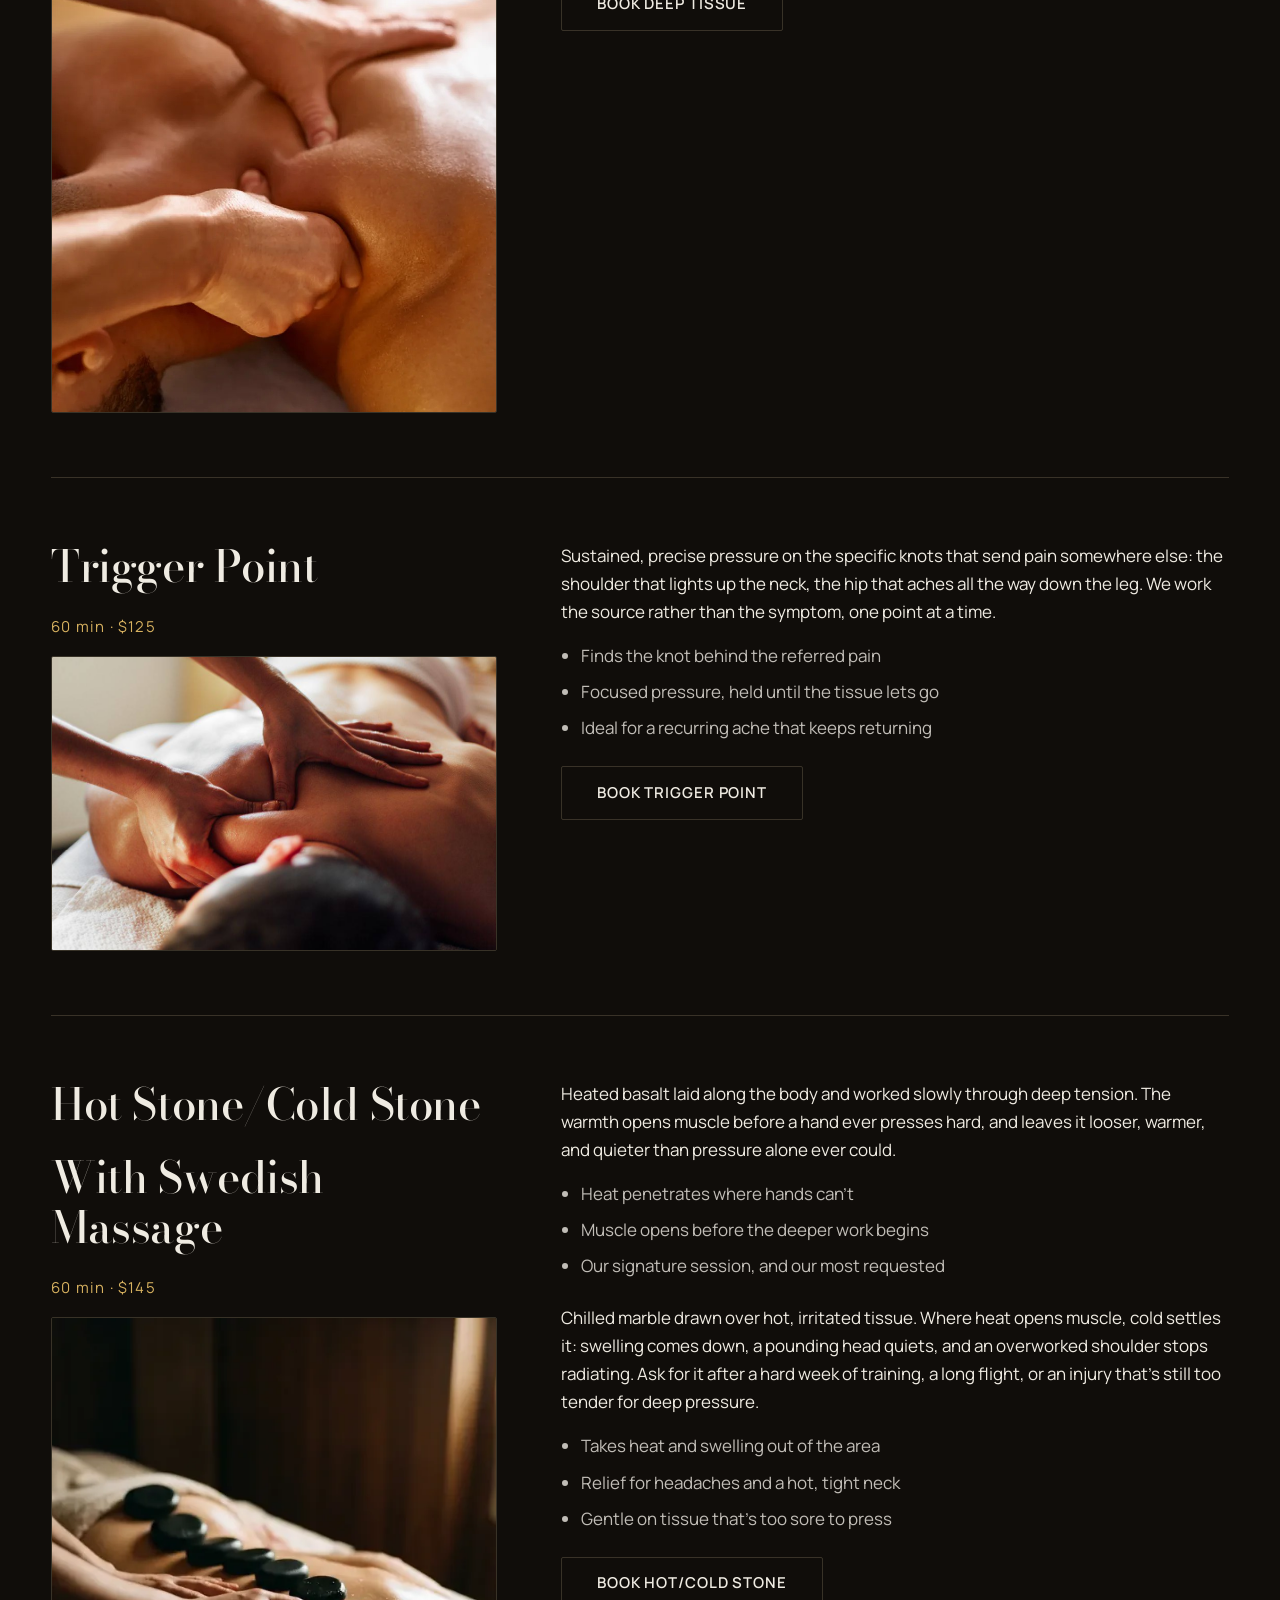
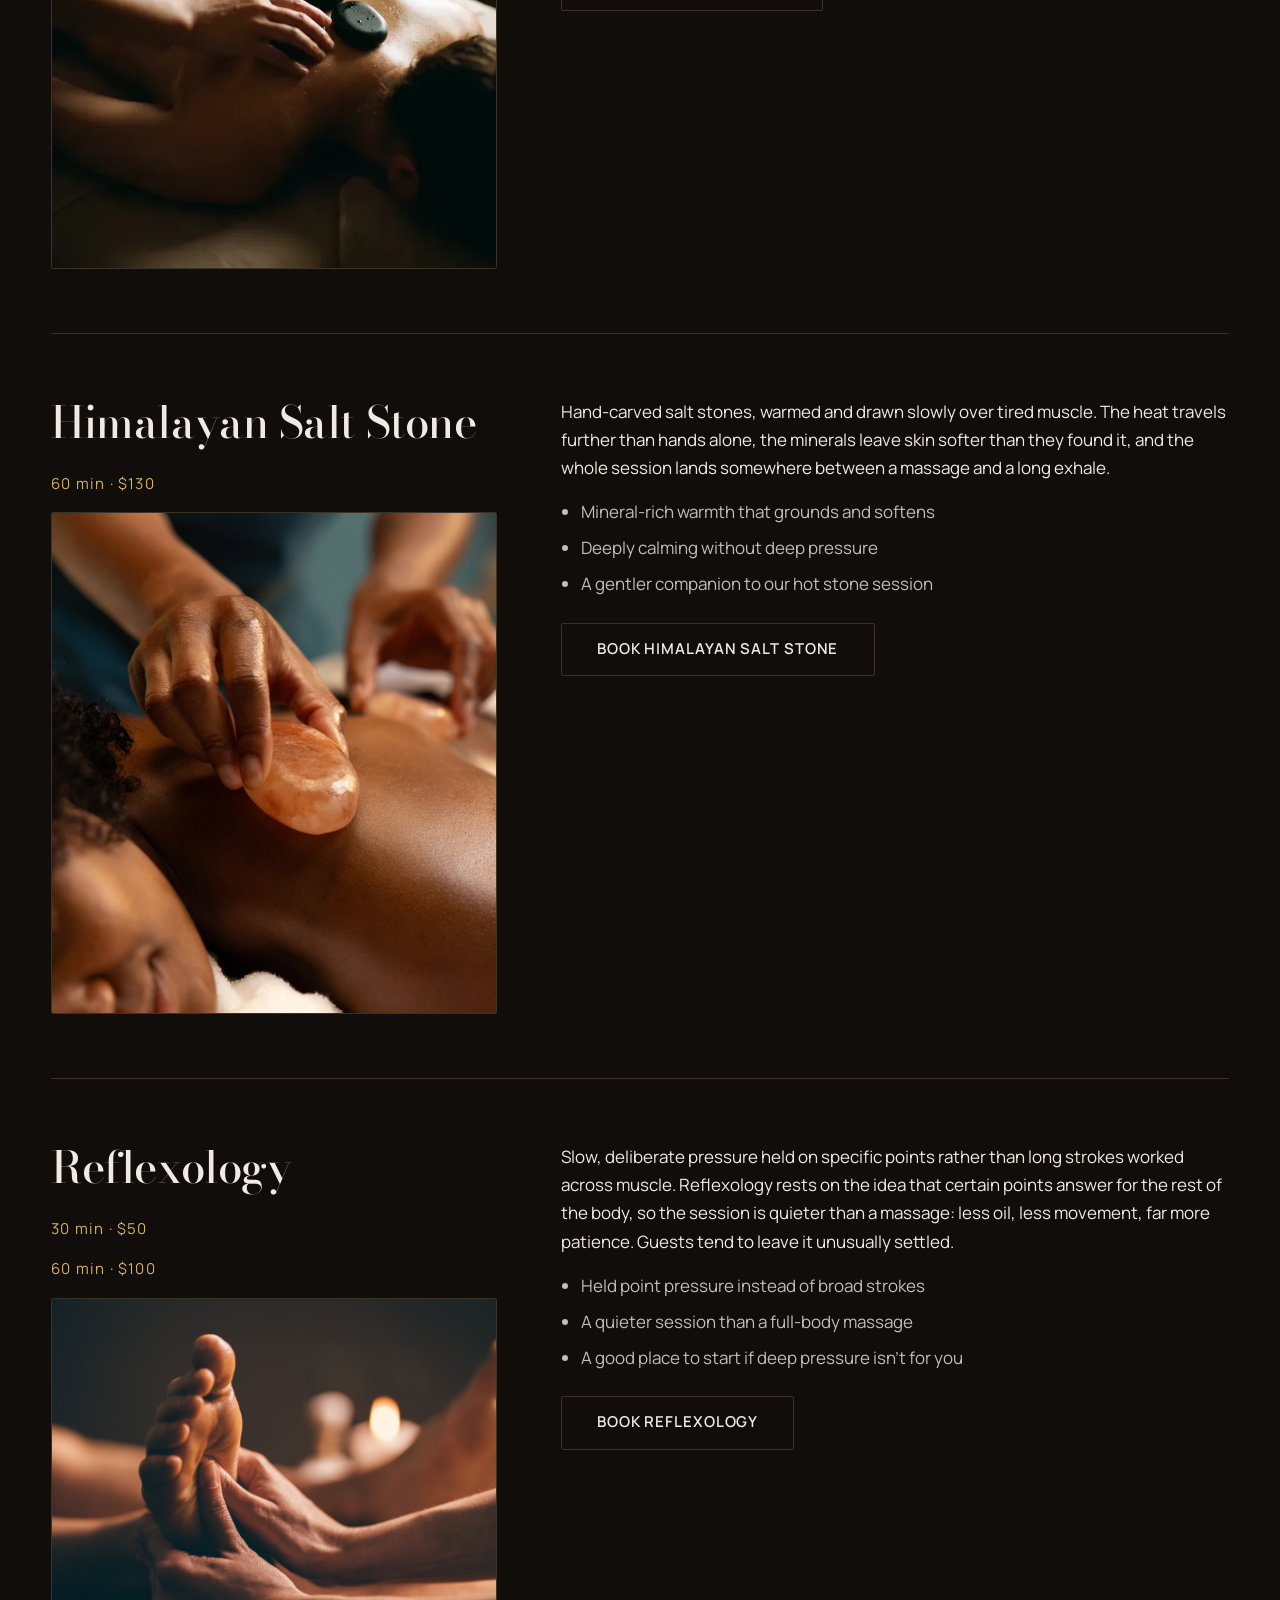
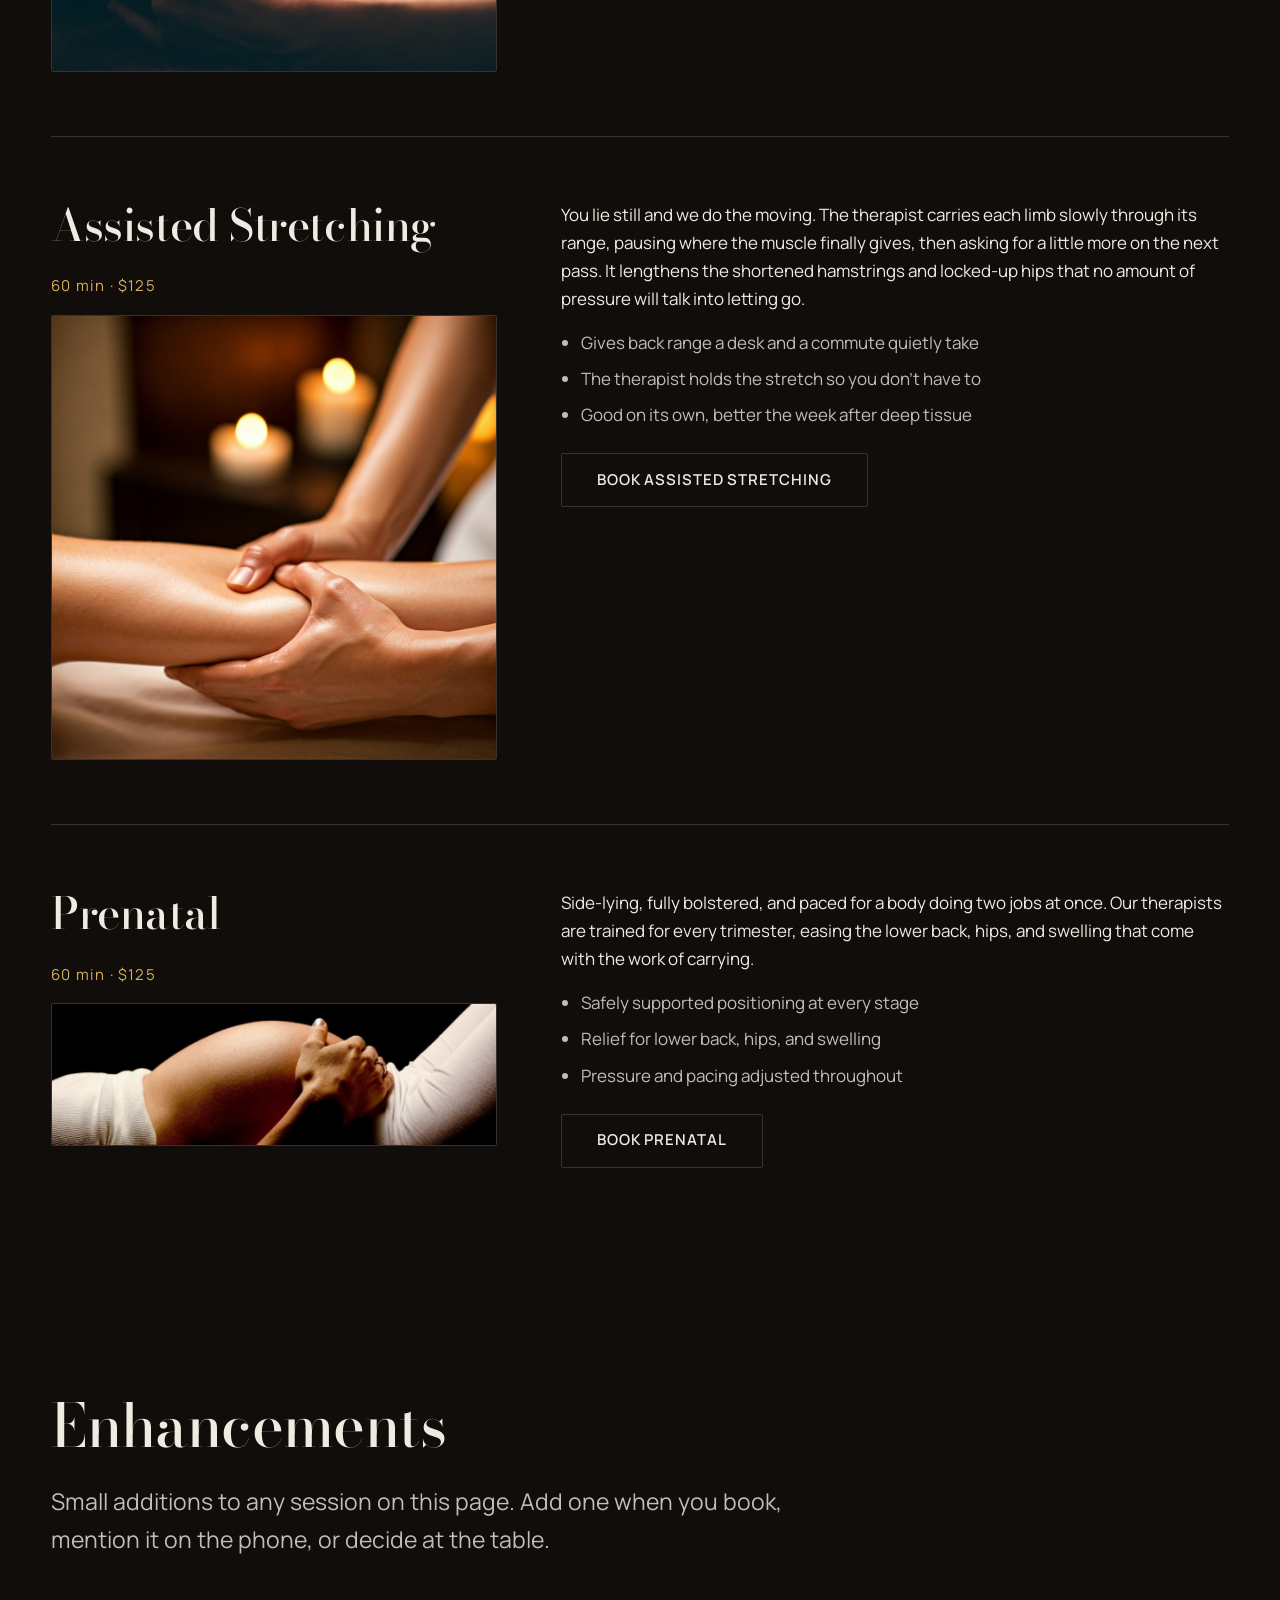
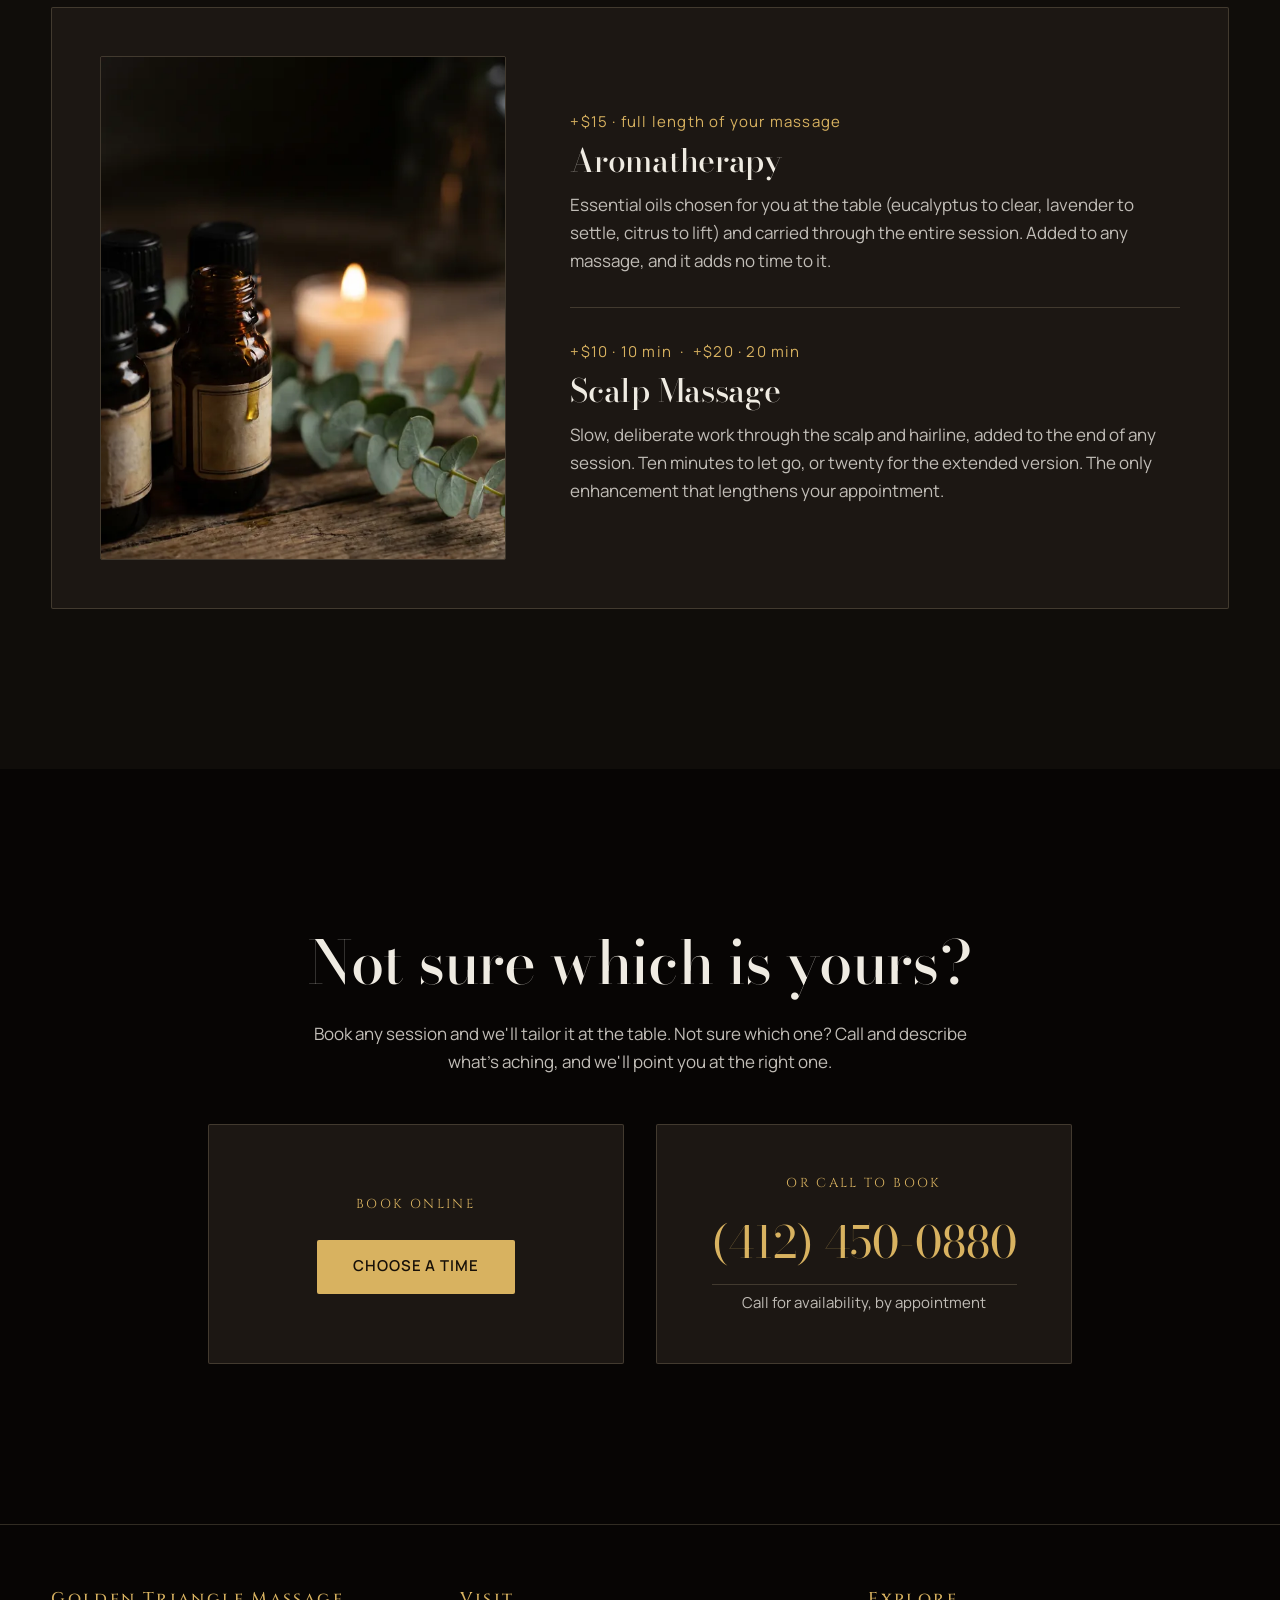
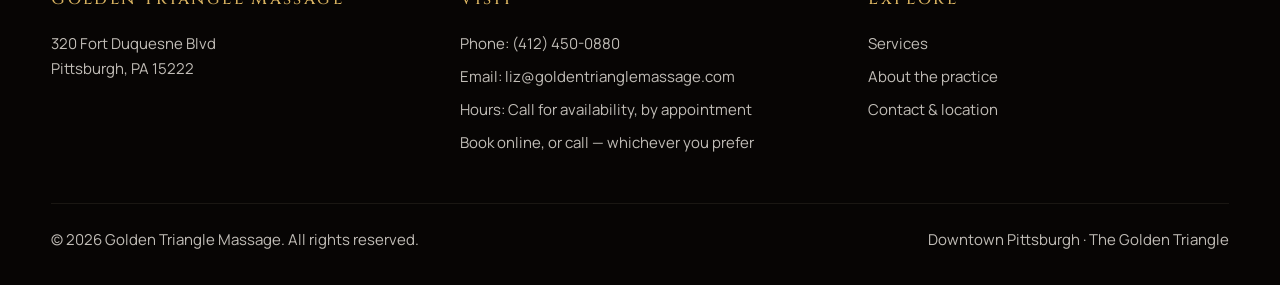
<file: services.html>
<!DOCTYPE html>
<html lang="en">
<head>
  <meta charset="UTF-8">
  <meta name="viewport" content="width=device-width, initial-scale=1">
  <title>Services — Golden Triangle Massage, Downtown Pittsburgh</title>
  <meta name="description" content="Ten massage disciplines, one standard of care: Swedish, Deep Tissue, Trigger Point, Hot Stone, Cold Stone, Himalayan Salt Stone, Cupping, Reflexology, Assisted Stretching, and Prenatal massage in downtown Pittsburgh.">
  <link rel="icon" href="assets/favicon.png" type="image/png">
  <link rel="preconnect" href="https://fonts.googleapis.com">
  <link rel="preconnect" href="https://fonts.gstatic.com" crossorigin>
  <link href="https://fonts.googleapis.com/css2?family=Bodoni+Moda:opsz,wght@6..96,400;6..96,500;6..96,600&family=Cinzel:wght@400;500&family=Manrope:wght@400;500;600&display=swap" rel="stylesheet">
  <link rel="stylesheet" href="css/styles.css">
</head>
<body>
  <a class="skip-link" href="#main">Skip to content</a>

  <header class="nav is-solid">
    <div class="nav__inner">
      <a class="nav__brand" href="index.html" aria-label="Golden Triangle Massage — home">
        <img src="assets/logo-mark-96.png" alt="" width="44" height="44">
        <span>Golden Triangle</span>
      </a>
      <button class="nav__toggle" aria-expanded="false" aria-controls="site-nav">
        <span class="nav__toggle-label">Menu</span>
      </button>
      <ul class="nav__links" id="site-nav">
        <li><a href="services.html" aria-current="page">Services</a></li>
        <li><a href="about.html">About</a></li>
        <li><a href="contact.html">Contact</a></li>
        <li><a class="btn btn--gold" href="index.html#book">Book Now</a></li>
      </ul>
    </div>
  </header>

  <main id="main">
    <div class="page-hero">
      <div class="container">
        <h1 class="rise">Ten disciplines, one standard of care</h1>
        <p class="rise">Sessions are 30, 60 or 90 minutes and customized at the table. Enhancements can be added to any of them; our therapists will ask before you begin.</p>
      </div>
    </div>

    <div class="container">

      <article class="svc-detail" id="swedish" aria-labelledby="swedish-title">
        <div>
          
          <h2 id="swedish-title">Swedish</h2>
          <p class="svc-detail__meta">30 min · $65</p>
          <p class="svc-detail__meta">60 min · $125</p>
          <p class="svc-detail__meta">90 min · $185</p>

          <img src="assets/svc-deep-tissue.webp"
               srcset="assets/svc-deep-tissue-sm.webp 600w, assets/svc-deep-tissue.webp 1200w"
               sizes="(min-width: 900px) 35vw, 92vw"
               alt="A therapist's hands pressing slow, deliberate strokes into a client's shoulder in warm candlelight."
               loading="lazy" width="1200" height="1490">
          
        </div>
        <div>
          <p>The foundation of Western massages done properly: long, flowing strokes that quiet the nervous system and coax circulation back into tired limbs. This is the session for a first visit, a stressful season, or simply because it has been too long.</p>
          <ul>
            <li>Eases everyday tension and stress</li>
            <li>Improves circulation and sleep quality</li>
            <li>Gentle enough for first-timers, deep enough to matter</li>
          </ul>
          <a class="btn btn--ghost" href="https://book.squareup.com/appointments/7wkaf66nn5cage/location/LXZYDMAX96EXE" target="_blank" rel="noopener">Book Swedish</a>
        </div>
      </article>

      <article class="svc-detail" id="deep-tissue" aria-labelledby="deep-tissue-title">
        <div>
          <h2 id="deep-tissue-title">Deep Tissue</h2>
          <p class="svc-detail__meta">30 min · $65</p>
          <p class="svc-detail__meta">60 min · $125</p>
          <p class="svc-detail__meta">90 min · $185</p>
          
          <img src="assets/Services-Deep-Tissue-Massage.png.jpg"
               srcset="assets/Services-Deep-Tissue-Massage.png.jpg 600w, assets/Services-Deep-Tissue-Massage.png.jpg 1200w"
               sizes="(min-width: 900px) 35vw, 92vw"
               alt="A therapist's hands pressing slow, deliberate strokes into a client's shoulder in warm candlelight."
               loading="lazy" width="1200" height="1490">
              
        </div>
        <div>
          <p>Slow, deliberate pressure into the deeper layers of muscle and fascia. For the knots that have taken up residence: the desk-work shoulders, the commuter's lower back, the tension that a regular massage skims past.</p>
          <ul>
            <li>Targets chronic muscle tension and adhesions</li>
            <li>Restores range of motion</li>
            <li>Pressure calibrated with you, stroke by stroke</li>
          </ul>
          <a class="btn btn--ghost" href="https://book.squareup.com/appointments/7wkaf66nn5cage/location/LXZYDMAX96EXE" target="_blank" rel="noopener">Book Deep Tissue</a>
        </div>
      </article>

      <article class="svc-detail" id="trigger-point" aria-labelledby="trigger-point-title">
        <div>
          <h2 id="trigger-point-title">Trigger Point</h2>
          <p class="svc-detail__meta">60 min · $125</p>
          
          <img src="assets/2019-10-16_1404.png"
          srcset="assets/2019-10-16_1404.png 600w, assets/2019-10-16_1404.png 1200w"
               sizes="(min-width: 900px) 35vw, 92vw"
               alt="A therapist's hands pressing slow, deliberate strokes into a client's shoulder in warm candlelight."
               loading="lazy" width="1200" height="1490">
        </div>
        <div>
          <p>Sustained, precise pressure on the specific knots that send pain somewhere else: the shoulder that lights up the neck, the hip that aches all the way down the leg. We work the source rather than the symptom, one point at a time.</p>
          <ul>
            <li>Finds the knot behind the referred pain</li>
            <li>Focused pressure, held until the tissue lets go</li>
            <li>Ideal for a recurring ache that keeps returning</li>
          </ul>
          <a class="btn btn--ghost" href="https://book.squareup.com/appointments/7wkaf66nn5cage/location/LXZYDMAX96EXE" target="_blank" rel="noopener">Book Trigger Point</a>
        </div>
      </article>

      <article class="svc-detail" id="stone" aria-labelledby="stone-title">
        <div>
          
          <h2 id="stone-title">Hot Stone/Cold Stone</h2>
          <h2 id="stone-title">With Swedish Massage</h2>
          <p class="svc-detail__meta">60 min · $145</p>
          <img src="assets/svc-hot-stone.webp"
               srcset="assets/svc-hot-stone-sm.webp 600w, assets/svc-hot-stone.webp 1200w"
               sizes="(min-width: 900px) 35vw, 92vw"
               alt="Warm basalt stones resting along a client's back, candlelight catching the oil's sheen."
               loading="lazy" width="1200" height="1490">
        </div>
        <div>
          <p>Heated basalt laid along the body and worked slowly through deep tension. The warmth opens muscle before a hand ever presses hard, and leaves it looser, warmer, and quieter than pressure alone ever could.</p>
          <ul>
            <li>Heat penetrates where hands can't</li>
            <li>Muscle opens before the deeper work begins</li>
            <li>Our signature session, and our most requested</li>
          </ul> <p>Chilled marble drawn over hot, irritated tissue. Where heat opens muscle, cold settles it: swelling comes down, a pounding head quiets, and an overworked shoulder stops radiating. Ask for it after a hard week of training, a long flight, or an injury that's still too tender for deep pressure.</p>
          <ul>
            <li>Takes heat and swelling out of the area</li>
            <li>Relief for headaches and a hot, tight neck</li>
            <li>Gentle on tissue that's too sore to press</li>
          </ul>
          
          <a class="btn btn--ghost" href="https://book.squareup.com/appointments/7wkaf66nn5cage/location/LXZYDMAX96EXE" target="_blank" rel="noopener">Book Hot/Cold Stone</a>
        </div>
      </article>

        <!--
      <article class="svc-detail" id="cold-stone" aria-labelledby="cold-stone-title">
        <div>
          <p class="svc-detail__meta">50 min · $125</p>
          <h2 id="cold-stone-title">Cold Stone</h2>
        </div>
        <div>
          <p>Chilled marble drawn over hot, irritated tissue. Where heat opens muscle, cold settles it: swelling comes down, a pounding head quiets, and an overworked shoulder stops radiating. Ask for it after a hard week of training, a long flight, or an injury that's still too tender for deep pressure.</p>
          <ul>
            <li>Takes heat and swelling out of the area</li>
            <li>Relief for headaches and a hot, tight neck</li>
            <li>Gentle on tissue that's too sore to press</li>
          </ul>
          <a class="btn btn--ghost" href="https://book.squareup.com/appointments/7wkaf66nn5cage/location/LXZYDMAX96EXE" target="_blank" rel="noopener">Book Cold Stone</a>
        </div>
      </article>
      -->

      <article class="svc-detail" id="himalayan-salt" aria-labelledby="himalayan-salt-title">
        <div>
          
          <h2 id="himalayan-salt-title">Himalayan Salt Stone</h2>
          <p class="svc-detail__meta">60 min · $130</p>
           <img src="assets/Service_Detail_Page-Hero-Himalayan_Salt_Stone_Massage.jpg"
               srcset="assets/Service_Detail_Page-Hero-Himalayan_Salt_Stone_Massage.jpg 600w, assets/Service_Detail_Page-Hero-Himalayan_Salt_Stone_Massage.jpg 1200w"
               sizes="(min-width: 900px) 35vw, 92vw"
               alt="A therapist's hands pressing slow, deliberate strokes into a client's shoulder in warm candlelight."
               loading="lazy" width="1200" height="1490">
        </div>
        <div>
          <p>Hand-carved salt stones, warmed and drawn slowly over tired muscle. The heat travels further than hands alone, the minerals leave skin softer than they found it, and the whole session lands somewhere between a massage and a long exhale.</p>
          <ul>
            <li>Mineral-rich warmth that grounds and softens</li>
            <li>Deeply calming without deep pressure</li>
            <li>A gentler companion to our hot stone session</li>
          </ul>
          <a class="btn btn--ghost" href="https://book.squareup.com/appointments/7wkaf66nn5cage/location/LXZYDMAX96EXE" target="_blank" rel="noopener">Book Himalayan Salt Stone</a>
        </div>
      </article>

      <!--
      <article class="svc-detail" id="cupping" aria-labelledby="cupping-title">
        <div>
          <p class="svc-detail__meta">50 min · $125</p>
          <h2 id="cupping-title">Cupping Therapy</h2>
          <img src="assets/svc-cupping.webp"
               srcset="assets/svc-cupping-sm.webp 600w, assets/svc-cupping.webp 1200w"
               sizes="(min-width: 900px) 35vw, 92vw"
               alt="Glass cupping vessels along the upper back, each catching a ring of golden candlelight."
               loading="lazy" width="1200" height="1490">
        </div>
        <div>
          <p>Gentle suction lifts fascia and draws fresh blood into tissue that pressure alone can't reach. An ancient technique, applied with modern precision, for stubborn tightness and slow-healing strain.</p>
          <ul>
            <li>Releases fascia that resists direct pressure</li>
            <li>Improves local circulation and recovery</li>
            <li>Often combined with deep tissue work</li>
          </ul>
          <a class="btn btn--ghost" href="https://book.squareup.com/appointments/7wkaf66nn5cage/location/LXZYDMAX96EXE" target="_blank" rel="noopener">Book Cupping</a>
        </div>
      </article>
      -->
      
      <article class="svc-detail" id="reflexology" aria-labelledby="reflexology-title">
        <div>
          <h2 id="reflexology-title">Reflexology</h2>
          <p class="svc-detail__meta">30 min · $50</p>
          <p class="svc-detail__meta">60 min · $100</p>
           <img src="assets/Reflexology.png"
               srcset="assets/Reflexology.png 600w, assets/Reflexology.png 1200w"
               sizes="(min-width: 900px) 35vw, 92vw"
               alt="A therapist's hands pressing slow, deliberate strokes into a client's shoulder in warm candlelight."
               loading="lazy" width="1200" height="1490">
        </div>
        <div>
          <p>Slow, deliberate pressure held on specific points rather than long strokes worked across muscle. Reflexology rests on the idea that certain points answer for the rest of the body, so the session is quieter than a massage: less oil, less movement, far more patience. Guests tend to leave it unusually settled.</p>
          <ul>
            <li>Held point pressure instead of broad strokes</li>
            <li>A quieter session than a full-body massage</li>
            <li>A good place to start if deep pressure isn't for you</li>
          </ul>
          <a class="btn btn--ghost" href="https://book.squareup.com/appointments/7wkaf66nn5cage/location/LXZYDMAX96EXE" target="_blank" rel="noopener">Book Reflexology</a>
        </div>
      </article>

      <article class="svc-detail" id="assisted-stretching" aria-labelledby="assisted-stretching-title">
        <div>
          
          <h2 id="assisted-stretching-title">Assisted Stretching</h2>
           <p class="svc-detail__meta">60 min · $125</p>
           <img src="assets/Stretch.jpg"
               srcset="assets/Stretch.jpg 600w, assets/Stretch.jpg 1200w"
               sizes="(min-width: 900px) 35vw, 92vw"
               alt="A therapist's hands pressing slow, deliberate strokes into a client's shoulder in warm candlelight."
               loading="lazy" width="1200" height="1490">
        </div>
        <div>
          <p>You lie still and we do the moving. The therapist carries each limb slowly through its range, pausing where the muscle finally gives, then asking for a little more on the next pass. It lengthens the shortened hamstrings and locked-up hips that no amount of pressure will talk into letting go.</p>
          <ul>
            <li>Gives back range a desk and a commute quietly take</li>
            <li>The therapist holds the stretch so you don't have to</li>
            <li>Good on its own, better the week after deep tissue</li>
          </ul>
          <a class="btn btn--ghost" href="https://book.squareup.com/appointments/7wkaf66nn5cage/location/LXZYDMAX96EXE" target="_blank" rel="noopener">Book Assisted Stretching</a>
        </div>
      </article>

      <article class="svc-detail" id="prenatal" aria-labelledby="prenatal-title">
        <div>
          
          <h2 id="prenatal-title">Prenatal</h2>
          <p class="svc-detail__meta">60 min · $125</p>
          <img src="assets/VivaDaySpa_PregnancyMassage_PrenatalMassage_2000x635.jpg"
               srcset="assets/VivaDaySpa_PregnancyMassage_PrenatalMassage_2000x635.jpg 600w, assets/VivaDaySpa_PregnancyMassage_PrenatalMassage_2000x635.jpg 1200w"
               sizes="(min-width: 900px) 35vw, 92vw"
               alt="A therapist's hands pressing slow, deliberate strokes into a client's shoulder in warm candlelight."
               loading="lazy" width="1200" height="1490">
        </div>
        <div>
          <p>Side-lying, fully bolstered, and paced for a body doing two jobs at once. Our therapists are trained for every trimester, easing the lower back, hips, and swelling that come with the work of carrying.</p>
          <ul>
            <li>Safely supported positioning at every stage</li>
            <li>Relief for lower back, hips, and swelling</li>
            <li>Pressure and pacing adjusted throughout</li>
          </ul>
          <a class="btn btn--ghost" href="https://book.squareup.com/appointments/7wkaf66nn5cage/location/LXZYDMAX96EXE" target="_blank" rel="noopener">Book Prenatal</a>
        </div>
      </article>

    </div>

    <section class="section" aria-labelledby="enhancements-title">
      <div class="container">
        <h2 class="section__title rise" id="enhancements-title">Enhancements</h2>
        <p class="section__lede rise">Small additions to any session on this page. Add one when you book, mention it on the phone, or decide at the table.</p>

        <div class="enhance mt-12 rise">
          <div class="enhance__media">
            <img src="assets/svc-aromatherapy.webp"
                 srcset="assets/svc-aromatherapy-sm.webp 600w, assets/svc-aromatherapy.webp 1200w"
                 sizes="(min-width: 900px) 35vw, 92vw"
                 alt="Amber bottles of essential oil beside a low candle flame and fresh eucalyptus."
                 loading="lazy" width="1200" height="1490">
          </div>
          <ul class="enhance__list">
            <li>
              <p class="enhance__meta">+$15 · full length of your massage</p>
              <h3>Aromatherapy</h3>
              <p>Essential oils chosen for you at the table (eucalyptus to clear, lavender to settle, citrus to lift) and carried through the entire session. Added to any massage, and it adds no time to it.</p>
            </li>
            <li>
              <p class="enhance__meta">+$10 · 10 min &nbsp;·&nbsp; +$20 · 20 min</p>
              <h3>Scalp Massage</h3>
              <p>Slow, deliberate work through the scalp and hairline, added to the end of any session. Ten minutes to let go, or twenty for the extended version. The only enhancement that lengthens your appointment.</p>
            </li>
          </ul>
        </div>
      </div>
    </section>

    <section class="section section--deep cta-band" aria-labelledby="book-title">
      <div class="container">
        <h2 class="rise" id="book-title">Not sure which is yours?</h2>
        <p class="rise">Book any session and we'll tailor it at the table. Not sure which one? Call and describe what's aching, and we'll point you at the right one.</p>
        <div class="book-options rise">
          <div class="book-panel">
            <p class="book-panel__label">Book online</p>
            <p class="book-panel__action"><a class="btn btn--gold" href="https://book.squareup.com/appointments/7wkaf66nn5cage/location/LXZYDMAX96EXE" target="_blank" rel="noopener">Choose a time</a></p>
          </div>
          <div class="book-panel">
            <p class="book-panel__label">Or call to book</p>
            <p class="book-panel__number"><a href="tel:+14124500880">(412) 450-0880</a></p>
            <p class="book-panel__note">Call for availability, by appointment</p>
          </div>
        </div>
      </div>
    </section>
  </main>

  <footer class="footer">
    <div class="container">
      <div class="footer__grid">
        <div>
          <h2>Golden Triangle Massage</h2>
          <address>
            320 Fort Duquesne Blvd<br>
            Pittsburgh, PA 15222
          </address>
        </div>
        <div>
          <h2>Visit</h2>
          <ul>
            <li>Phone: <a href="tel:+14124500880">(412) 450-0880</a></li>
            <li>Email: <a href="mailto:liz@goldentrianglemassage.com">liz@goldentrianglemassage.com</a></li>
            <li>Hours: Call for availability, by appointment</li>
            <li>Book online, or call &mdash; whichever you prefer</li>
          </ul>
        </div>
        <div>
          <h2>Explore</h2>
          <ul>
            <li><a href="services.html">Services</a></li>
            <li><a href="about.html">About the practice</a></li>
            <li><a href="contact.html">Contact &amp; location</a></li>
          </ul>
        </div>
      </div>
      <div class="footer__legal">
        <span>© 2026 Golden Triangle Massage. All rights reserved.</span>
        <span>Downtown Pittsburgh · The Golden Triangle</span>
      </div>
    </div>
  </footer>

  <script src="js/main.js"></script>
</body>
</html>
</file>
<file: css/styles.css>
/* ==========================================================================
   Golden Triangle Massage — design system
   Drenched dark: deep warm near-black, one metallic gold accent, ivory text.
   ========================================================================== */

/* ---------- Tokens ---------- */
:root {
  /* color */
  --bg:         oklch(0.16 0.008 60);
  --bg-deep:    oklch(0.12 0.006 60);
  --surface:    oklch(0.21 0.012 65);
  --surface-2:  oklch(0.25 0.014 68);
  --gold:       oklch(0.78 0.11 85);
  --gold-bright:oklch(0.86 0.12 88);
  --gold-deep:  oklch(0.62 0.10 80);
  --gold-muted: oklch(0.78 0.05 85 / 0.22);
  --gold-faint: oklch(0.78 0.05 85 / 0.10);
  --ivory:      oklch(0.94 0.012 85);
  --ivory-dim:  oklch(0.80 0.01 85);
  --ink-on-gold:oklch(0.18 0.02 70);

  /* type */
  --font-display: "Bodoni Moda", "Didot", "Playfair Display", serif;
  --font-body: "Manrope", "Segoe UI", system-ui, sans-serif;
  --font-mark: "Cinzel", serif;

  --text-xs: 0.8125rem;
  --text-sm: 0.9375rem;
  --text-base: 1.0625rem;
  --text-lg: clamp(1.1875rem, 1.05rem + 0.6vw, 1.4375rem);
  --text-xl: clamp(1.5rem, 1.25rem + 1vw, 2rem);
  --text-2xl: clamp(1.9rem, 1.5rem + 1.8vw, 2.75rem);
  --text-3xl: clamp(2.4rem, 1.8rem + 2.8vw, 3.75rem);
  --text-display: clamp(2.75rem, 1.9rem + 4.4vw, 5.5rem);

  /* spacing */
  --space-1: 0.25rem;
  --space-2: 0.5rem;
  --space-3: 0.75rem;
  --space-4: 1rem;
  --space-6: 1.5rem;
  --space-8: 2rem;
  --space-12: 3rem;
  --space-16: 4rem;
  --space-24: 6rem;
  --section-pad: clamp(5rem, 6rem + 6vw, 10rem);

  /* misc */
  --container: min(1200px, 92vw);
  --radius: 2px;
  --ease-out: cubic-bezier(0.22, 1, 0.36, 1);
  --dur-fast: 200ms;
  --dur-slow: 700ms;

  /* z-scale */
  --z-nav: 30;
  --z-menu: 40;
  --z-skip: 50;

  color-scheme: dark;
}

/* ---------- Reset-ish ---------- */
*, *::before, *::after { box-sizing: border-box; }
html { scroll-behavior: smooth; }
[id] { scroll-margin-top: 96px; }
@media (prefers-reduced-motion: reduce) {
  html { scroll-behavior: auto; }
}
body {
  margin: 0;
  background: var(--bg);
  color: var(--ivory);
  font-family: var(--font-body);
  font-size: var(--text-base);
  line-height: 1.65;
  -webkit-font-smoothing: antialiased;
  text-rendering: optimizeLegibility;
}
img { max-width: 100%; height: auto; display: block; }
h1, h2, h3, h4 {
  font-family: var(--font-display);
  font-weight: 500;
  line-height: 1.12;
  letter-spacing: -0.01em;
  text-wrap: balance;
  margin: 0 0 var(--space-6);
}
p { margin: 0 0 var(--space-4); max-width: 70ch; text-wrap: pretty; }
a { color: var(--gold); text-decoration: none; transition: color var(--dur-fast) var(--ease-out); }
a:hover { color: var(--gold-bright); }

:focus-visible {
  outline: 2px solid var(--gold);
  outline-offset: 3px;
  border-radius: var(--radius);
}

::selection { background: var(--gold); color: var(--ink-on-gold); }

/* ---------- Skip link ---------- */
.skip-link {
  position: fixed;
  top: -100%;
  left: var(--space-4);
  z-index: var(--z-skip);
  background: var(--gold);
  color: var(--ink-on-gold);
  padding: var(--space-3) var(--space-6);
  font-weight: 600;
  border-radius: var(--radius);
}
.skip-link:focus { top: var(--space-4); color: var(--ink-on-gold); }

/* ---------- Layout primitives ---------- */
.container { width: var(--container); margin-inline: auto; }
.section { padding-block: var(--section-pad); }
.section--deep { background: var(--bg-deep); }
.section--surface { background: var(--surface); }

.hairline {
  border: 0;
  height: 1px;
  background: var(--gold-muted);
  margin: 0;
}

/* ---------- Buttons ---------- */
.btn {
  display: inline-flex;
  align-items: center;
  justify-content: center;
  gap: var(--space-2);
  min-height: 48px;
  padding: 0.85rem 2.2rem;
  font-family: var(--font-body);
  font-size: var(--text-sm);
  font-weight: 600;
  letter-spacing: 0.06em;
  text-transform: uppercase;
  border-radius: var(--radius);
  border: 1px solid transparent;
  cursor: pointer;
  transition: background-color var(--dur-fast) var(--ease-out),
              border-color var(--dur-fast) var(--ease-out),
              color var(--dur-fast) var(--ease-out);
}
.btn--gold {
  background: var(--gold);
  color: var(--ink-on-gold);
}
.btn--gold:hover { background: var(--gold-bright); color: var(--ink-on-gold); }
.btn--ghost {
  border-color: var(--gold-muted);
  color: var(--ivory);
  background: transparent;
}
.btn--ghost:hover { border-color: var(--gold); color: var(--gold-bright); }

/* ---------- Nav ---------- */
.nav {
  position: fixed;
  inset-inline: 0;
  top: 0;
  z-index: var(--z-nav);
  transition: background-color 300ms var(--ease-out), border-color 300ms var(--ease-out);
  border-bottom: 1px solid transparent;
  background: transparent;
}
.nav.is-solid {
  background: oklch(0.12 0.006 60 / 0.92);
  border-bottom-color: var(--gold-muted);
  backdrop-filter: blur(12px);
}
.nav__inner {
  width: var(--container);
  margin-inline: auto;
  display: flex;
  align-items: center;
  justify-content: space-between;
  gap: var(--space-6);
  min-height: 76px;
}
.nav__brand {
  display: flex;
  align-items: center;
  gap: var(--space-3);
  font-family: var(--font-mark);
  font-size: 1.05rem;
  letter-spacing: 0.12em;
  color: var(--gold);
  white-space: nowrap;
}
.nav__brand:hover { color: var(--gold-bright); }
.nav__brand img { width: 44px; height: 44px; object-fit: cover; border-radius: 50%; }
.nav__links {
  display: flex;
  align-items: center;
  gap: var(--space-8);
  list-style: none;
  margin: 0;
  padding: 0;
}
.nav__links a {
  color: var(--ivory);
  font-size: var(--text-sm);
  font-weight: 500;
  letter-spacing: 0.04em;
}
.nav__links a:hover, .nav__links a[aria-current="page"] { color: var(--gold-bright); }
.nav__links .btn { min-height: 42px; padding: 0.55rem 1.5rem; }

/* mobile nav */
.nav__toggle {
  display: none;
  background: none;
  border: 1px solid var(--gold-muted);
  border-radius: var(--radius);
  color: var(--ivory);
  padding: var(--space-2) var(--space-3);
  cursor: pointer;
  min-height: 44px;
  min-width: 44px;
}
@media (max-width: 820px) {
  .nav__toggle { display: inline-flex; align-items: center; justify-content: center; }
  .nav__links {
    position: fixed;
    inset: 0;
    top: 76px;
    z-index: var(--z-menu);
    flex-direction: column;
    justify-content: flex-start;
    padding-top: var(--space-12);
    gap: var(--space-8);
    background: var(--bg-deep);
    transform: translateY(-8px);
    opacity: 0;
    visibility: hidden;
    transition: opacity 250ms var(--ease-out), transform 250ms var(--ease-out), visibility 0s 250ms;
  }
  .nav__links.is-open {
    opacity: 1;
    visibility: visible;
    transform: none;
    transition: opacity 250ms var(--ease-out), transform 250ms var(--ease-out);
  }
  .nav__links a { font-size: var(--text-lg); }
}

/* ---------- Hero ---------- */
.hero {
  position: relative;
  min-height: 92svh;
  display: grid;
  align-items: end;
  isolation: isolate;
  overflow: hidden;
}
.hero__media, .hero__media img {
  position: absolute;
  inset: 0;
  width: 100%;
  height: 100%;
  object-fit: cover;
  z-index: -2;
}
.hero__scrim {
  position: absolute;
  inset: 0;
  z-index: -1;
  background:
    linear-gradient(to top, oklch(0.12 0.006 60 / 0.96) 0%, oklch(0.12 0.006 60 / 0.55) 45%, oklch(0.12 0.006 60 / 0.35) 100%);
}
.hero__content {
  width: var(--container);
  margin-inline: auto;
  padding-block: var(--space-24) clamp(4rem, 8vw, 7rem);
  max-width: min(720px, 92vw);
  margin-inline: auto;
}
.hero__kicker {
  font-family: var(--font-mark);
  color: var(--gold);
  letter-spacing: 0.22em;
  font-size: var(--text-sm);
  margin-bottom: var(--space-6);
}
.hero h1 {
  font-size: var(--text-display);
  font-weight: 500;
  margin-bottom: var(--space-6);
}
.hero__sub {
  color: var(--ivory-dim);
  font-size: var(--text-lg);
  max-width: 46ch;
  margin-bottom: var(--space-8);
}
.hero__ctas { display: flex; flex-wrap: wrap; gap: var(--space-4); }

/* ---------- Entrance motion (enhances visible content) ---------- */
.rise { opacity: 1; transform: none; }
@media (prefers-reduced-motion: no-preference) {
  .js .rise {
    opacity: 0;
    transform: translateY(24px);
    transition: opacity var(--dur-slow) var(--ease-out), transform var(--dur-slow) var(--ease-out);
  }
  .js .rise.is-in { opacity: 1; transform: none; }
  .js .hero .rise { transition-duration: 900ms; }
}

/* ---------- Sections ---------- */
.section__title { font-size: var(--text-3xl); }
.section__lede { color: var(--ivory-dim); font-size: var(--text-lg); max-width: 58ch; }

/* Services — featured + flowing list, not a flat card grid */
.svc-feature {
  display: grid;
  gap: var(--space-8);
  align-items: center;
}
@media (min-width: 900px) {
  .svc-feature { grid-template-columns: 5fr 6fr; gap: var(--space-16); }
  .svc-feature:nth-of-type(even) .svc-feature__media { order: 2; }
}
.svc-feature__media img {
  border-radius: var(--radius);
  border: 1px solid var(--gold-muted);
}
.svc-feature h3 { font-size: var(--text-2xl); margin-bottom: var(--space-4); }
.svc-feature p { color: var(--ivory-dim); }

.svc-list { list-style: none; margin: 0; padding: 0; }
.svc-list li { border-top: 1px solid var(--gold-muted); }
.svc-list li:last-child { border-bottom: 1px solid var(--gold-muted); }
.svc-list a {
  display: flex;
  align-items: baseline;
  justify-content: space-between;
  gap: var(--space-6);
  padding: var(--space-6) var(--space-2);
  color: var(--ivory);
  transition: color var(--dur-fast) var(--ease-out), transform var(--dur-fast) var(--ease-out);
}
.svc-list a:hover { color: var(--gold-bright); transform: translateX(0.5rem); }
.svc-list .svc-list__name { font-family: var(--font-display); font-size: var(--text-xl); }
.svc-list .svc-list__hint { color: var(--ivory-dim); font-size: var(--text-sm); text-align: right; }
@media (max-width: 540px) {
  .svc-list .svc-list__hint { display: none; }
}

/* Why band */
.why-grid {
  display: grid;
  gap: var(--space-12);
  grid-template-columns: repeat(auto-fit, minmax(240px, 1fr));
}
.why-grid h3 { font-size: var(--text-xl); margin-bottom: var(--space-3); }
.why-grid p { color: var(--ivory-dim); font-size: var(--text-sm); margin: 0; }
.why-grid .why__rule { width: 3rem; height: 1px; background: var(--gold); margin-bottom: var(--space-6); }

/* CTA band */
.cta-band { text-align: center; }
.cta-band h2 { font-size: var(--text-3xl); }
.cta-band p { margin-inline: auto; color: var(--ivory-dim); }

/* Booking options — two equal routes, online or phone. The number is
   presented as content in display type, never hidden behind a button label
   that does nothing on desktop. */
.book-options {
  display: grid;
  gap: var(--space-8);
  max-width: 54rem;
  margin: var(--space-12) auto 0;
}
@media (min-width: 760px) {
  .book-options { grid-template-columns: 1fr 1fr; }
}
.book-panel {
  display: flex;
  flex-direction: column;
  justify-content: center;
  background: var(--surface);
  border: 1px solid var(--gold-muted);
  border-radius: var(--radius);
  padding: var(--space-12) var(--space-8);
  text-align: center;
}
.book-panel .book-panel__label {
  font-family: var(--font-mark);
  font-size: var(--text-xs);
  letter-spacing: 0.18em;
  text-transform: uppercase;
  color: var(--gold);
  margin: 0 0 var(--space-6);
  max-width: none;
}
.book-panel .book-panel__number {
  margin: 0;
  max-width: none;
  font-family: var(--font-display);
  font-size: var(--text-2xl);
  line-height: 1.1;
}
.book-panel__number a {
  color: var(--gold);
  border-bottom: 1px solid var(--gold-muted);
  padding-bottom: var(--space-2);
  transition: color var(--dur-fast) var(--ease-out), border-color var(--dur-fast) var(--ease-out);
  white-space: nowrap;
}
.book-panel__number a:hover,
.book-panel__number a:focus-visible { color: var(--gold-bright); border-color: var(--gold); }
.book-panel .book-panel__action { margin: 0; max-width: none; }
.book-panel .book-panel__note {
  margin: var(--space-6) 0 0;
  max-width: none;
  color: var(--ivory-dim);
  font-size: var(--text-sm);
}
@media (max-width: 480px) {
  .book-panel { padding: var(--space-8) var(--space-4); }
}

/* ---------- Footer ---------- */
.footer {
  background: var(--bg-deep);
  border-top: 1px solid var(--gold-muted);
  padding-block: var(--space-16) var(--space-8);
  font-size: var(--text-sm);
  color: var(--ivory-dim);
}
.footer__grid {
  display: grid;
  gap: var(--space-12);
  grid-template-columns: repeat(auto-fit, minmax(220px, 1fr));
  margin-bottom: var(--space-12);
}
.footer h2 { font-family: var(--font-mark); font-size: var(--text-base); color: var(--gold); letter-spacing: 0.14em; }
.footer a { color: var(--ivory-dim); }
.footer a:hover { color: var(--gold-bright); }
.footer address { font-style: normal; }
.footer ul { list-style: none; margin: 0; padding: 0; display: grid; gap: var(--space-2); }
.footer li { overflow-wrap: break-word; }
.footer__legal {
  border-top: 1px solid var(--gold-faint);
  padding-top: var(--space-6);
  display: flex;
  flex-wrap: wrap;
  justify-content: space-between;
  gap: var(--space-4);
}

/* ---------- Detail/service page ---------- */
.page-hero {
  padding-block: calc(76px + var(--space-24)) var(--space-16);
  background: var(--bg-deep);
  border-bottom: 1px solid var(--gold-muted);
}
.page-hero h1 { font-size: var(--text-3xl); margin-bottom: var(--space-4); }
.page-hero p { color: var(--ivory-dim); font-size: var(--text-lg); }

.svc-detail {
  display: grid;
  gap: var(--space-8);
  padding-block: var(--space-16);
  border-top: 1px solid var(--gold-muted);
}
.svc-detail:first-of-type { border-top: 0; }
@media (min-width: 900px) {
  .svc-detail { grid-template-columns: 2fr 3fr; gap: var(--space-16); }
}
.svc-detail h2 { font-size: var(--text-2xl); }
.svc-detail__meta { color: var(--gold); font-size: var(--text-sm); letter-spacing: 0.08em; margin-bottom: var(--space-4); }
.svc-detail ul { color: var(--ivory-dim); padding-left: 1.2em; margin: 0 0 var(--space-6); display: grid; gap: var(--space-2); }
.svc-detail img { border-radius: var(--radius); border: 1px solid var(--gold-muted); position: sticky; top: 100px; }

/* Enhancements — optional add-ons, lifted onto a surface panel */
.enhance {
  display: grid;
  gap: var(--space-8);
  background: var(--surface);
  border: 1px solid var(--gold-muted);
  border-radius: var(--radius);
  padding: var(--space-8);
}
@media (min-width: 900px) {
  .enhance {
    grid-template-columns: 2fr 3fr;
    gap: var(--space-16);
    align-items: center;
    padding: var(--space-12);
  }
}
.enhance__media img { border-radius: var(--radius); border: 1px solid var(--gold-muted); }
.enhance__list { list-style: none; margin: 0; padding: 0; display: grid; gap: var(--space-8); }
.enhance__list > li + li { border-top: 1px solid var(--gold-muted); padding-top: var(--space-8); }
.enhance h3 { font-size: var(--text-xl); margin-bottom: var(--space-3); }
.enhance p { color: var(--ivory-dim); margin: 0; }
.enhance .enhance__meta {
  color: var(--gold);
  font-size: var(--text-sm);
  letter-spacing: 0.08em;
  margin-bottom: var(--space-2);
}

/* Contact */
.contact-grid { display: grid; gap: var(--space-16); }
@media (min-width: 900px) { .contact-grid { grid-template-columns: 1fr 1fr; } }
.contact-grid dl { margin: 0; display: grid; gap: var(--space-6); }
.contact-grid dt { font-family: var(--font-mark); color: var(--gold); letter-spacing: 0.12em; font-size: var(--text-xs); text-transform: uppercase; margin-bottom: var(--space-1); }
.contact-grid dd { margin: 0; color: var(--ivory-dim); }
.map-frame {
  width: 100%;
  aspect-ratio: 4 / 3;
  border: 1px solid var(--gold-muted);
  border-radius: var(--radius);
  filter: grayscale(1) invert(0.92) hue-rotate(180deg) contrast(0.9);
}

/* ---------- Utilities ---------- */
.text-dim { color: var(--ivory-dim); }
.mt-8 { margin-top: var(--space-8); }
.mt-12 { margin-top: var(--space-12); }
.mt-16 { margin-top: var(--space-16); }
.stack-8 > * + * { margin-top: var(--space-8); }
.stack-16 > * + * { margin-top: var(--space-16); }
</file>
